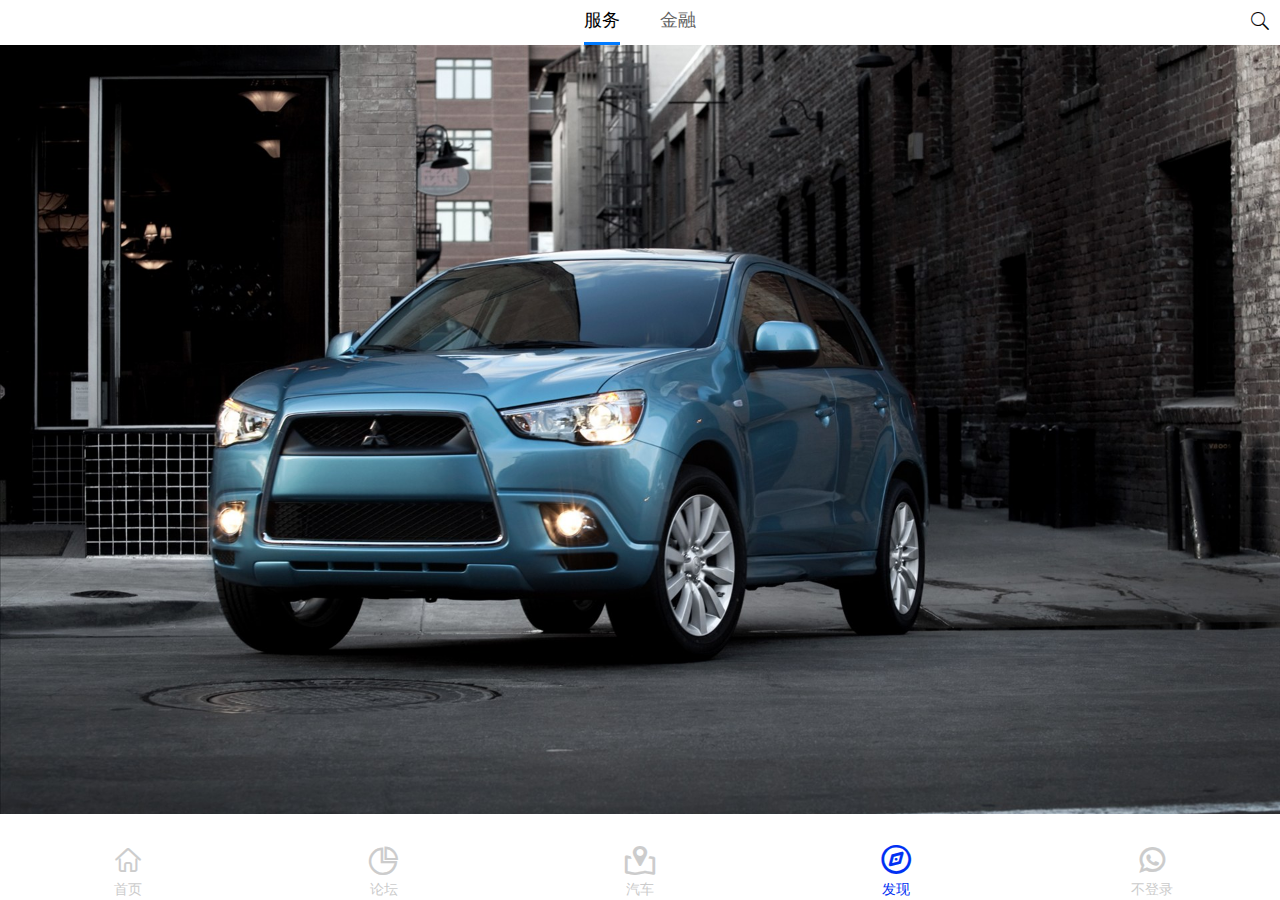
<file: index.html>
<!doctype html>
<html lang="en">
<head>
    <meta charset="UTF-8">
    <title>Document</title>
    <meta name="viewport" content="width=device-width, initial-scale=1.0, maximum-scale=1.0, user-scalable=0">
    <meta http-equiv="X-UA-Compatible" content="IE=edge,chrome=1">
    <meta name="format-detection" content="telephone=no,email=no,adress=no">
    <link rel="stylesheet" type="text/css" href="Content/css/reset.css">
    <link rel="stylesheet" type="text/css" href="Content/css/style.css">
    <link rel="stylesheet" type="text/css" href="Content/fonts/iconfont.css">
    <link rel="stylesheet" type="text/css" href="Content/css/swiper-3.3.1.min.css">
</head>
<body ng-app="myApp">
<div class="wrap">
    <header>
        <a ng-href="#/tab" class="borbom">服务</a>
        <a ng-href="#/tab1">金融</a>
        <i class="icon iconfont icon-fangdajing"></i>
    </header>
    <section>
        <div class="swiper-container slide">
            <ul class="swiper-wrapper slide-ul">
                <li class="swiper-slide"><img src="Content/img/img-02.jpg"></li>
                <li class="swiper-slide"><img src="Content/img/img-01.jpg"></li>
                <li class="swiper-slide"><img src="Content/img/img-03.jpg"></li>
                <li class="swiper-slide"><img src="Content/img/img-04.jpg"></li>
            </ul>
            <ol class="swiper-pagination slide-page"></ol>
        </div>
        <ul class="list">
            <li>
                <i class="icon iconfont icon-tian" style="background:#FF6565;"></i>
                <p>车商城</p>
            </li>
            <li>
                <i class="icon iconfont icon-xiayiqu1" style="background:#FF9D3D;"></i>
                <p>分期购物</p>
            </li>
            <li>
                <i class="icon iconfont icon-05" style="background:#FF6565;"></i>
                <p>团购活动</p>
            </li>
            <li>
                <i class="icon iconfont icon-07" style="background:#4183FF;"></i>
                <p>找二手车</p>
            </li>
        </ul>
        <div class="pic">
            <img src="Content/img/img-05.gif">
        </div>
        <div class="main-one">
            <h1>车主服务</h1>
            <ul class="main-list">
                <li>
                    <i class="icon iconfont icon-zixun" style="color:#F75757;"></i>
                    <p>油卡充值</p>
                </li>
                <li>
                    <i class="icon iconfont icon-10" style="color:#0AA570;"></i>
                    <p>低价保险</p>
                </li>
                <li>
                    <i class="icon iconfont icon-051" style="color:#7760EF;"></i>
                    <p>4s店保养</p>
                </li>
                <li>
                    <i class="icon iconfont icon-next" style="color:#42B991;"></i>
                    <p>品质轮胎</p>
                </li>
            </ul>
            <ul class="main-list">
                <li>
                    <i class="icon iconfont icon-26" style="color:#FF4E00;"></i>
                    <p>车品商城</p>
                </li>
                <li>
                    <i class="icon iconfont icon-tianmao2" style="color:#0AA570"></i>
                    <p>洗车</p>
                </li>
                <li>
                    <i class="icon iconfont icon-05" style="color:#FF7B41;"></i>
                    <p>违章代缴</p>
                </li>
                <li>
                    <i class="icon iconfont icon-24" style="color:#E64040;"></i>
                    <p>免费测评</p>
                </li>
            </ul>
            <ul class="main-list">
                <li>
                    <i class="icon iconfont icon-zhihu" style="color:#F75757;"></i>
                    <p>查周边</p>
                </li>
                <li>
                    <i class="icon iconfont icon-youxiang" style="color:#4183FF;"></i>
                    <p>车主卡</p>
                </li>
                <li>
                    <i class="icon iconfont icon-renren" style="color:#7760EF;"></i>
                    <p>领券保养</p>
                </li>
                <li>
                    <i class="icon iconfont icon-gongzuo" style="color:#5F5F5F;"></i>
                    <p>全部</p>
                </li>
            </ul>
        </div>
        <div class="line"></div>
        <div class="main-two">
            <div class="top">
                <h1>限时抢购</h1>
                <div class="time">
                    <span>13</span>:<span>13</span>:<span>13</span>
                </div>
            </div>
            <div class="dls swiper-container">
                <div class="swiper-wrapper">
                    <dl class="swiper-slide dls-dl">
                        <dt><img src="Content/img/img-06.gif"></dt>
                        <dd>
                            <p>补胎工具简易套装</p>
                            <span>￥9.9元</span>
                            <b>28元</b>
                        </dd>
                    </dl>
                    <dl class="swiper-slide dls-dl">
                        <dt><img src="Content/img/img-07.gif"></dt>
                        <dd>
                            <p>补胎工具简易套装</p>
                            <span>￥9.9元</span>
                            <b>28元</b>
                        </dd>
                    </dl>
                    <dl class="swiper-slide dls-dl">
                        <dt><img src="Content/img/img-06.gif"></dt>
                        <dd>
                            <p>补胎工具简易套装</p>
                            <span>￥9.9元</span>
                            <b>28元</b>
                        </dd>
                    </dl>
                    <dl class="swiper-slide dls-dl">
                        <dt><img src="Content/img/img-07.gif"></dt>
                        <dd>
                            <p>补胎工具简易套装</p>
                            <span>￥9.9元</span>
                            <b>28元</b>
                        </dd>
                    </dl>
                </div>
            </div>
        </div>
        <div class="line"></div>
        <div class="main-three">
            <div class="one">
                <h1>活动专区</h1>
                <span>更多活动<i class="icon iconfont icon-angle-right"></i></span>
            </div>
            <div class="active">
                <dl>
                    <dd>
                        <p>测身价炫富</p>
                        <span>身价打PK</span>
                    </dd>
                    <dt>
                        <img src="Content/img/img-08.gif">
                    </dt>
                </dl>
                <dl>
                    <dd>
                        <p>全场0利率</p>
                        <span>购车无压力</span>
                    </dd>
                    <dt>
                        <img src="Content/img/img-09.gif">
                    </dt>
                </dl>
                <dl>
                    <dd>
                        <p>好车分期</p>
                        <span>定制专属方案</span>
                    </dd>
                    <dt>
                        <img src="Content/img/img-10.gif">
                    </dt>
                </dl>
            </div>
        </div>
        <div class="line"></div>
        <ui-view></ui-view>
        <button id="btn">点击加载</button>
    </section>
    <footer>
        <ul>
            <li>
                <i class="icon iconfont icon-shouye"></i>
                <p>首页</p>
            </li>
            <li>
                <i class="icon iconfont icon-tongjitu111"></i>
                <p>论坛</p>
            </li>
            <li>
                <i class="icon iconfont icon-address"></i>
                <p>汽车</p>
            </li>
            <li>
                <i class="icon iconfont icon-faxiandingdan"></i>
                <p>发现</p>
            </li>
            <li>
                <i class="icon iconfont icon-whatsapp"></i>
                <p>不登录</p>
            </li>
        </ul>
    </footer>
</div>
    <script type="text/javascript" src="Scripts/swiper/swiper-3.3.1.min.js"></script>
    <script type="text/javascript" src="Scripts/angular/angular.min.js"></script>
    <script type="text/javascript" src="Scripts/jquery/jquery-3.2.1.min.js"></script>
    <script type="text/javascript" src="Scripts/angular-ui/angular-ui-router.js"></script>
    <script type="text/javascript" src="App/app.js"></script>
    <script type="text/javascript" src="App/service/basServer.js"></script>
    <script type="text/javascript" src="App/service/dataShow.js"></script>
    <script type="text/javascript" src="App/controller/controller.js"></script>
    <script type="text/javascript" src="App/directive/directive.js"></script>
    <script type="text/javascript" src="Content/js/script.js"></script>
</body>
</html>
</file>
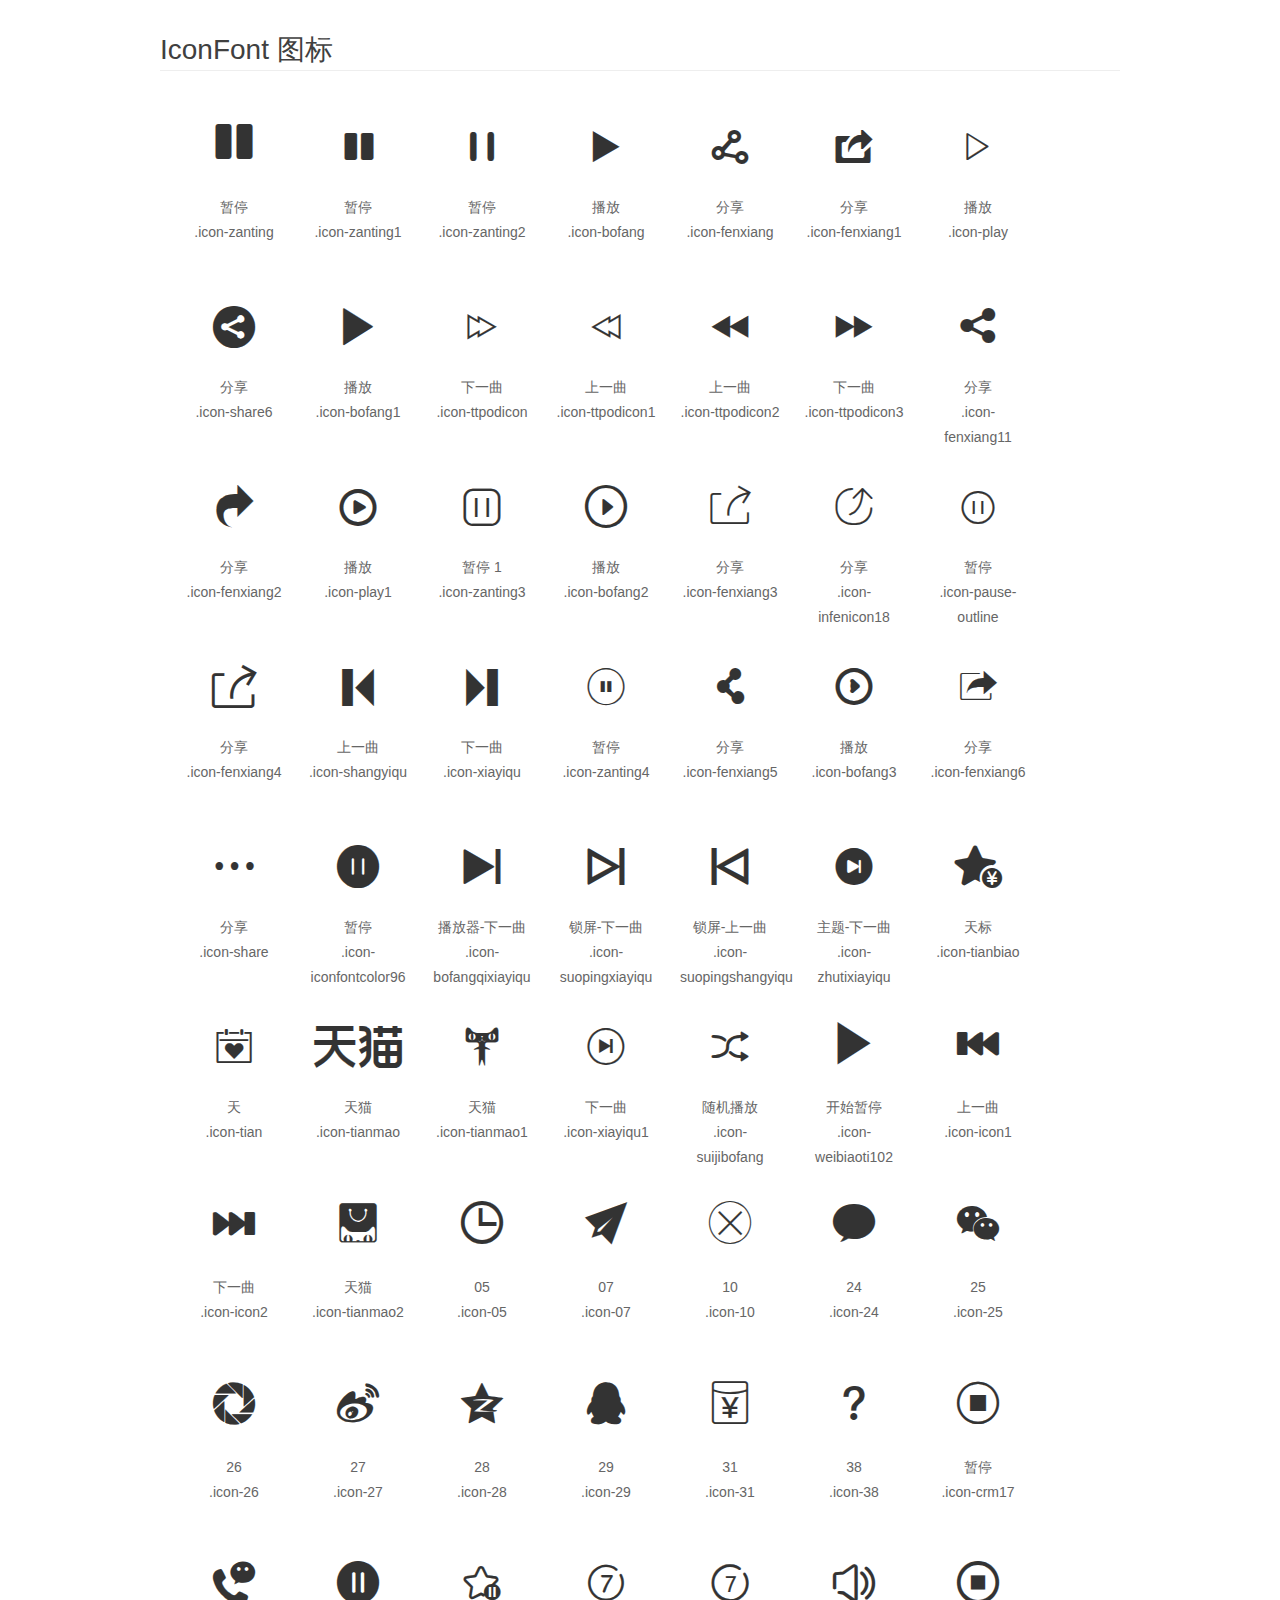
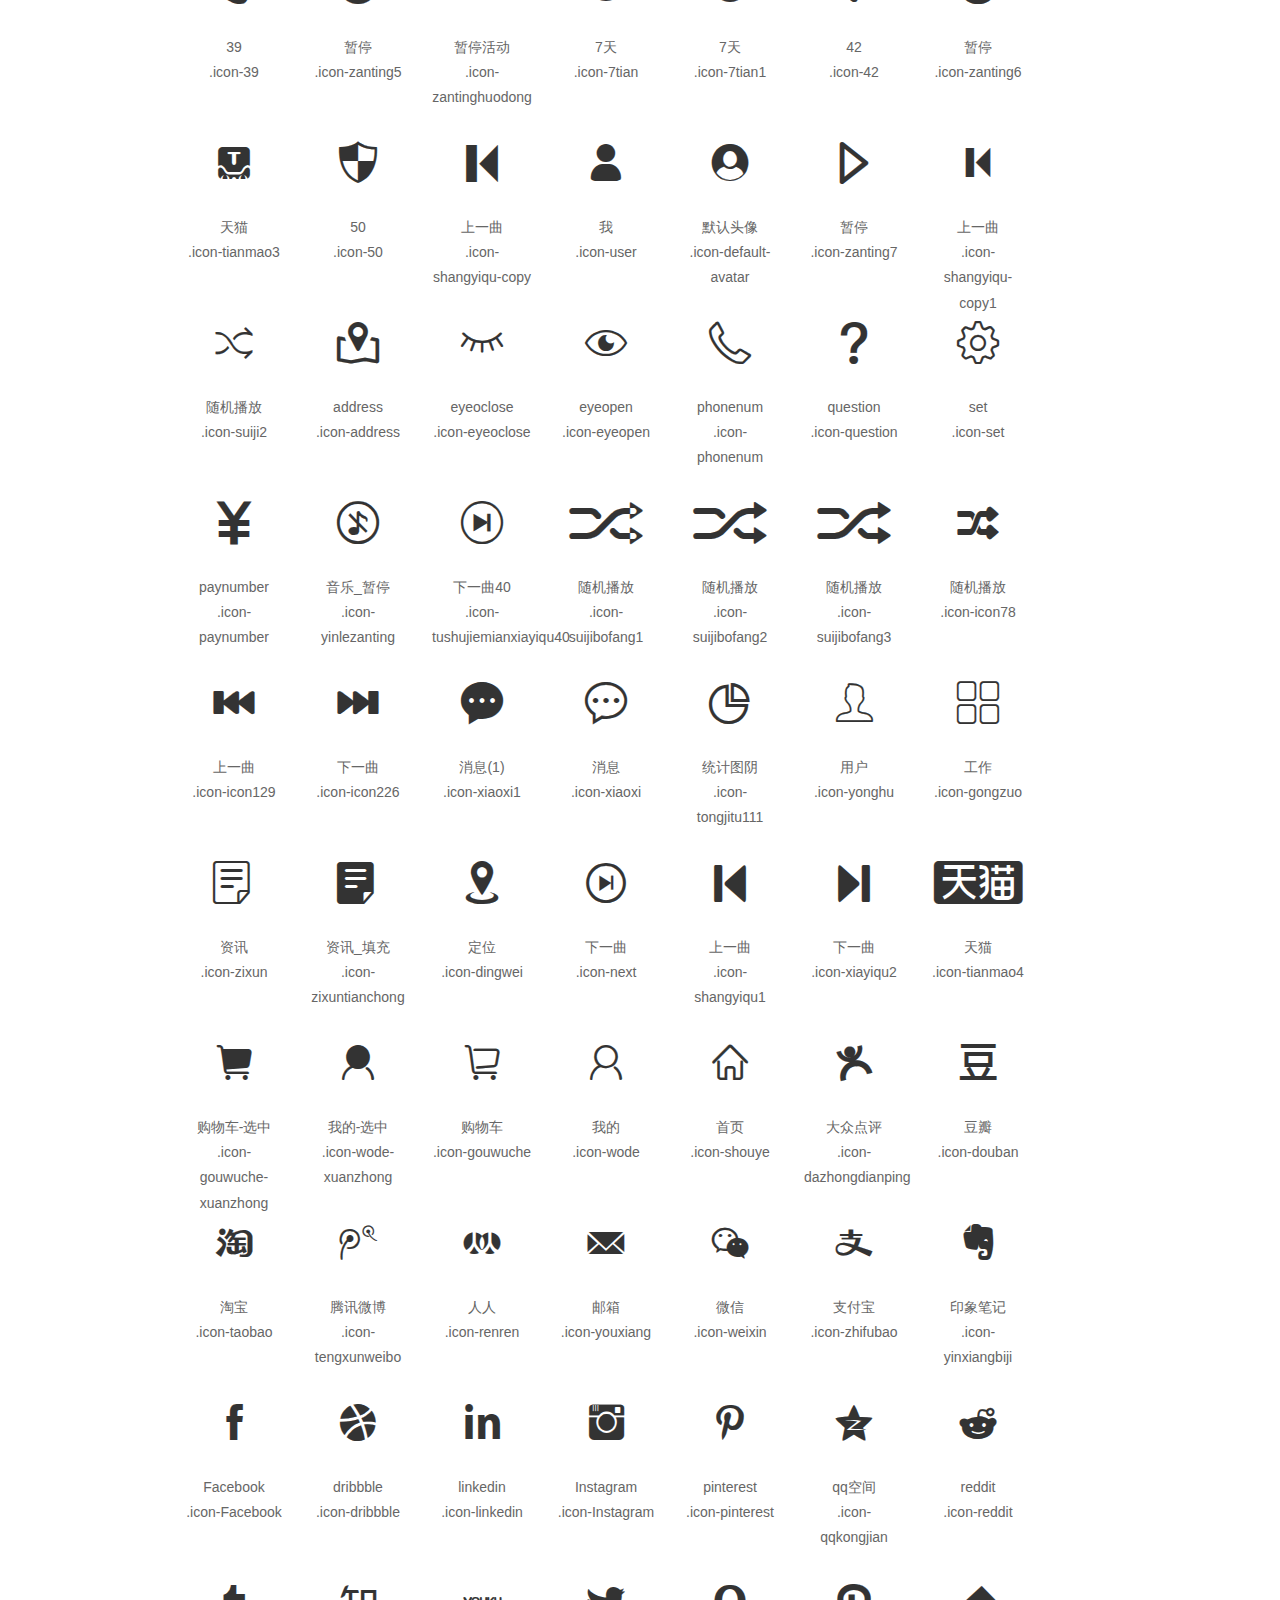
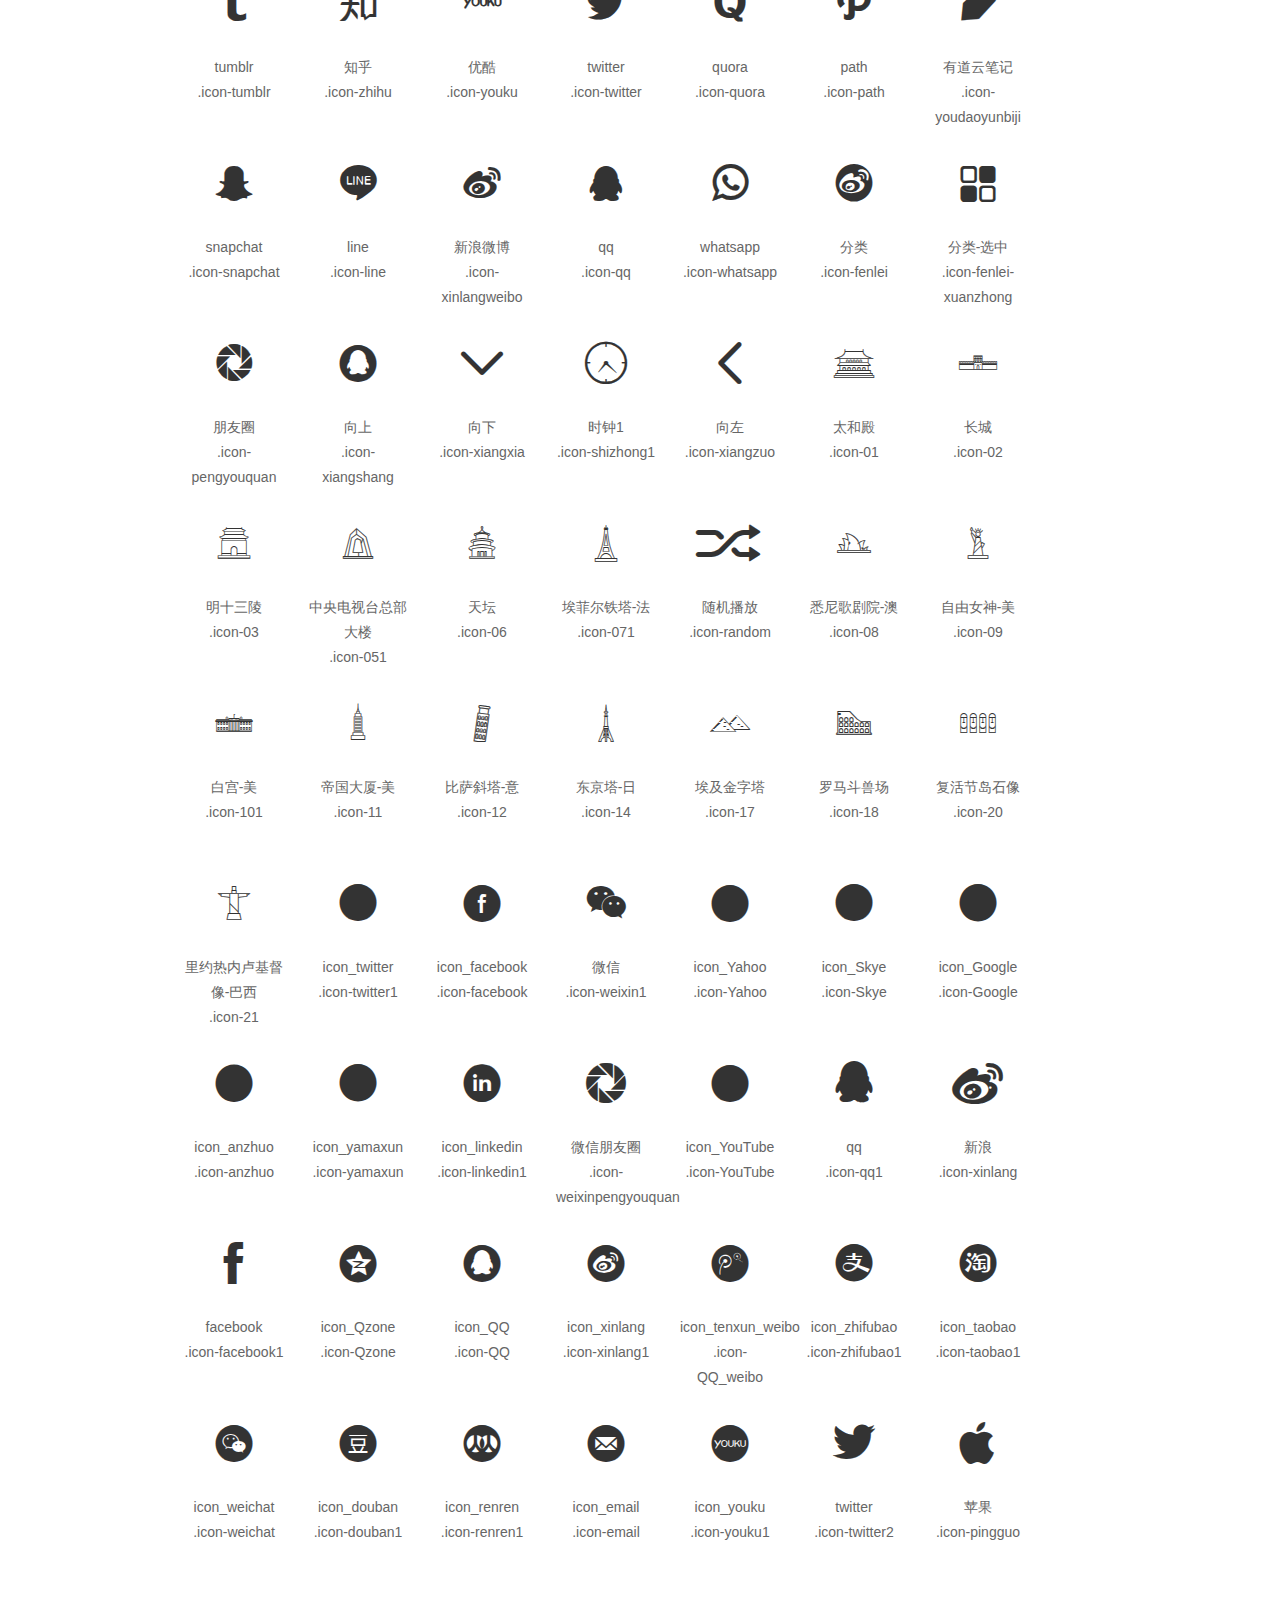
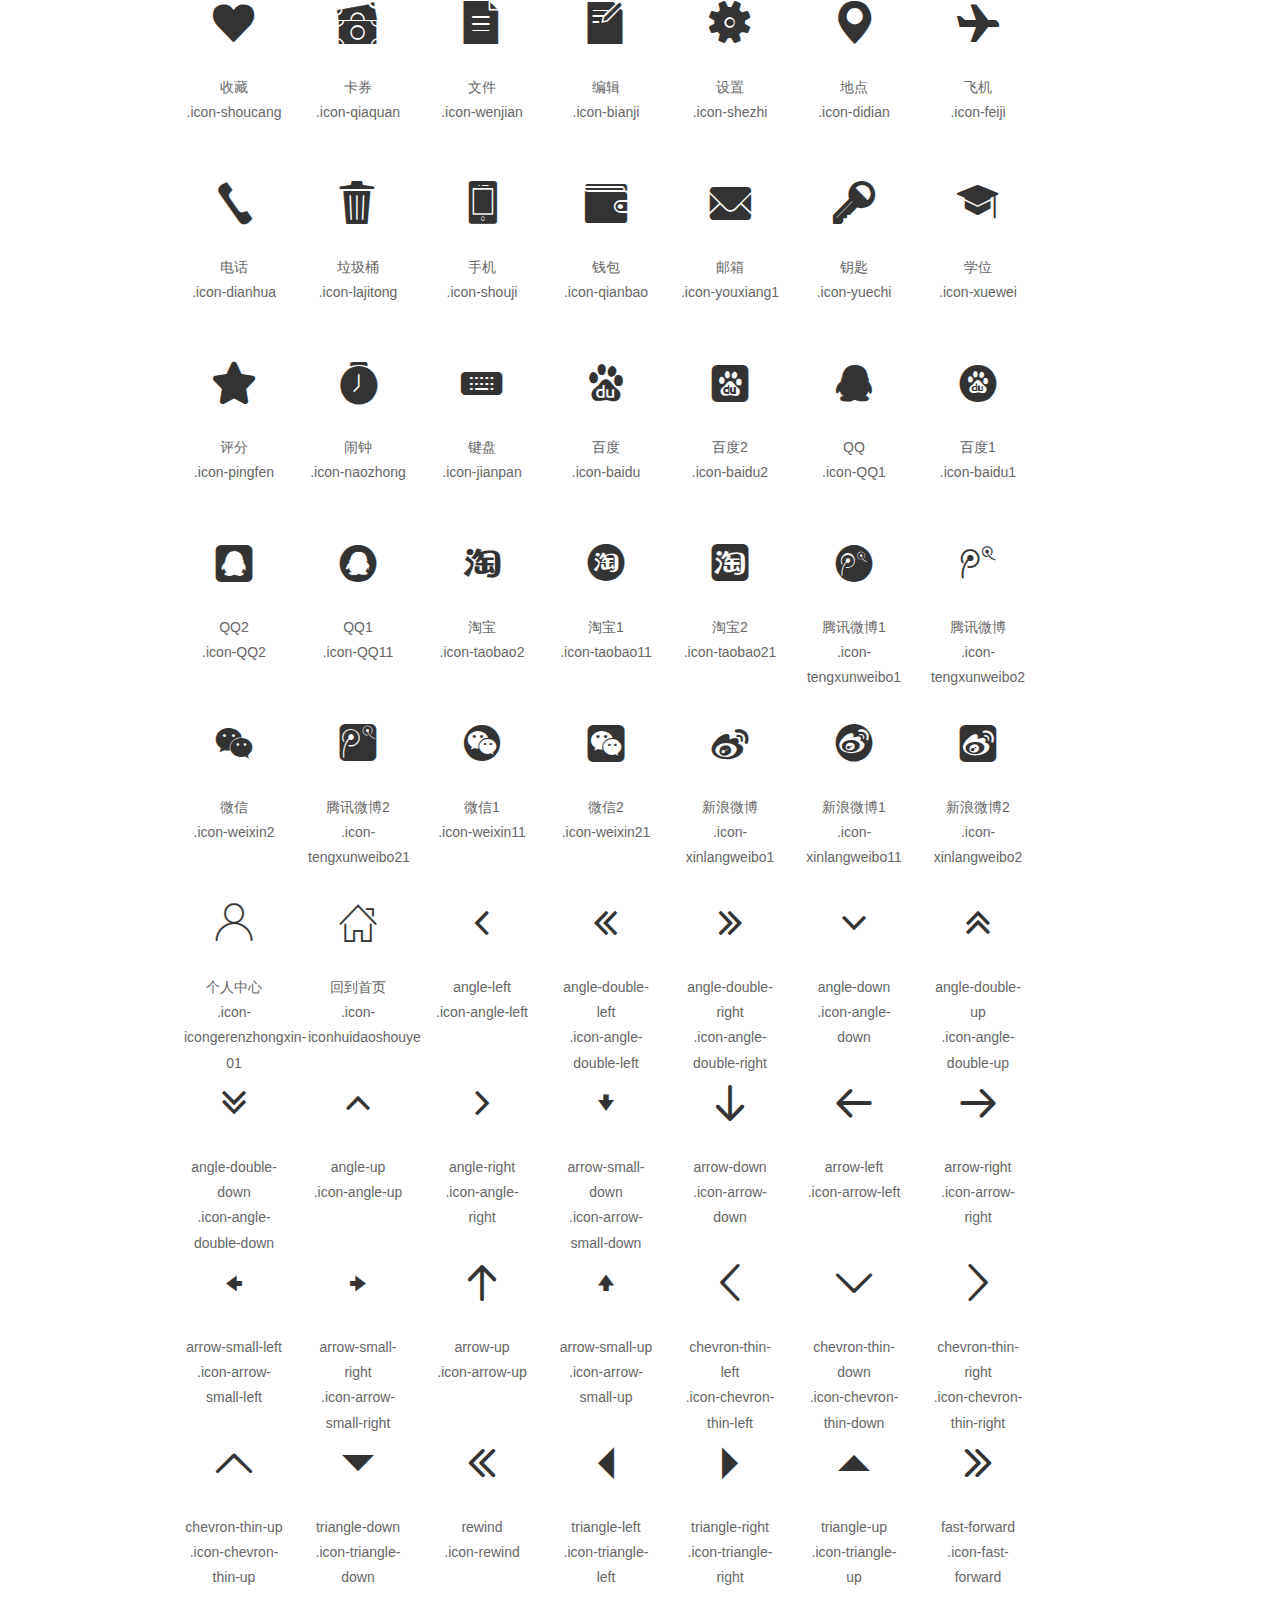
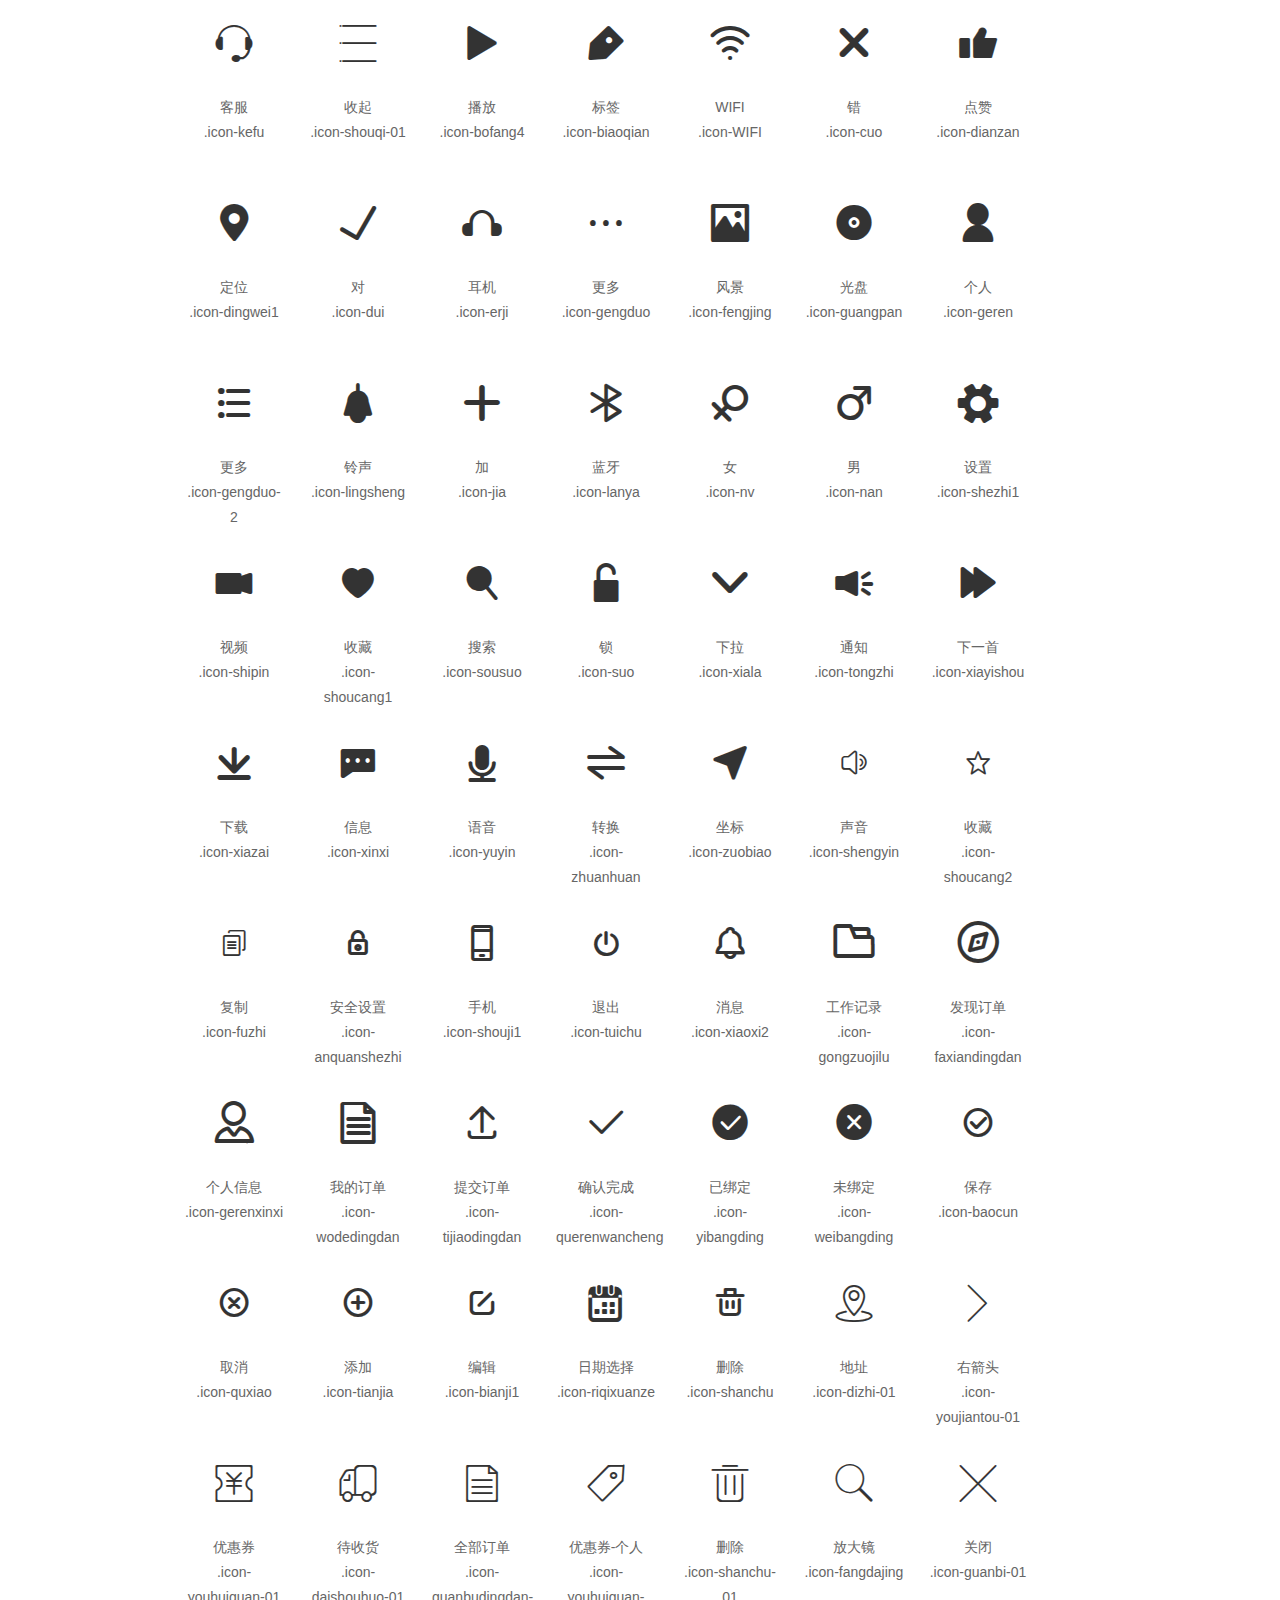
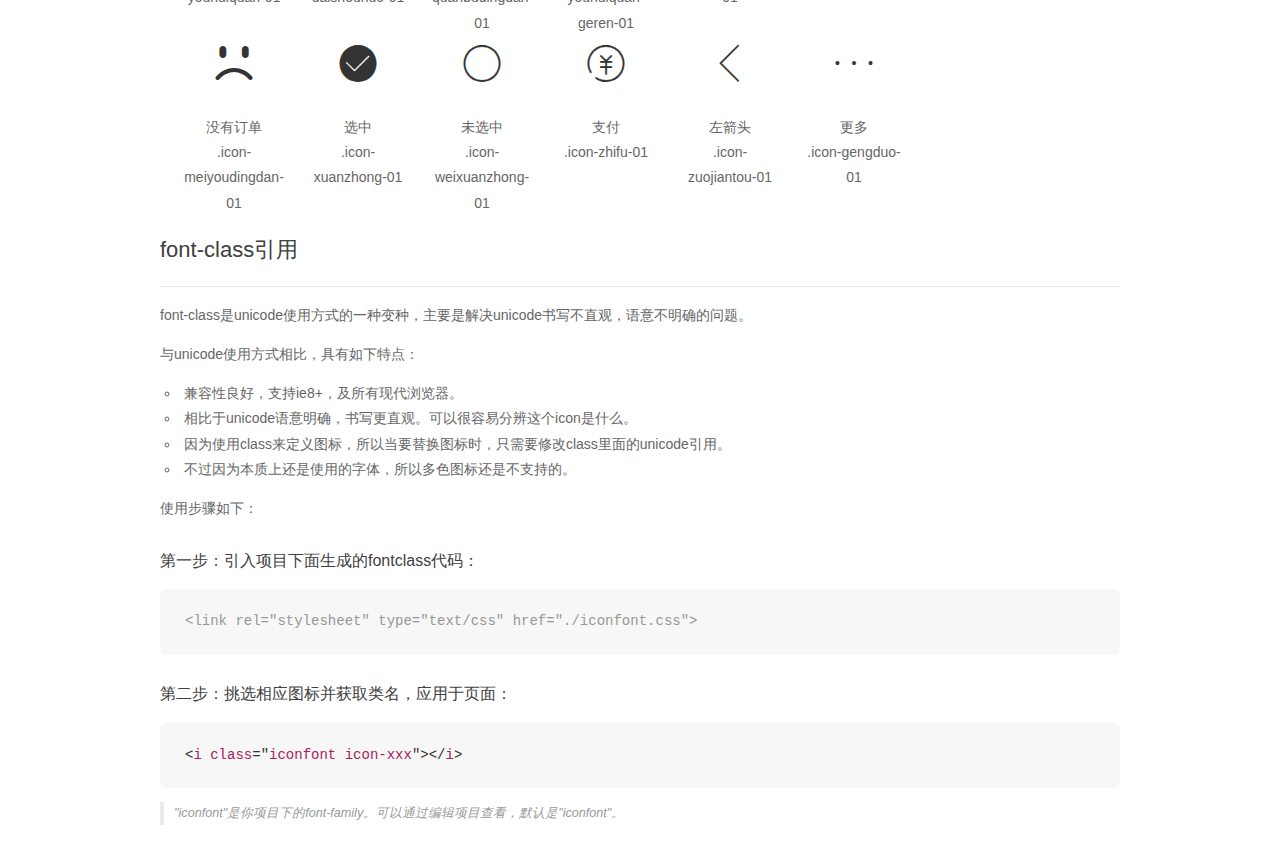
<file: Content/fonts/demo_fontclass.html>
<!DOCTYPE html>
<html>
<head>
    <meta charset="utf-8"/>
    <title>IconFont</title>
    <link rel="stylesheet" href="demo.css">
    <link rel="stylesheet" href="iconfont.css">
</head>
<body>
    <div class="main markdown">
        <h1>IconFont 图标</h1>
        <ul class="icon_lists clear">
            
                <li>
                <i class="icon iconfont icon-zanting"></i>
                    <div class="name">暂停</div>
                    <div class="fontclass">.icon-zanting</div>
                </li>
            
                <li>
                <i class="icon iconfont icon-zanting1"></i>
                    <div class="name">暂停</div>
                    <div class="fontclass">.icon-zanting1</div>
                </li>
            
                <li>
                <i class="icon iconfont icon-zanting2"></i>
                    <div class="name">暂停</div>
                    <div class="fontclass">.icon-zanting2</div>
                </li>
            
                <li>
                <i class="icon iconfont icon-bofang"></i>
                    <div class="name">播放</div>
                    <div class="fontclass">.icon-bofang</div>
                </li>
            
                <li>
                <i class="icon iconfont icon-fenxiang"></i>
                    <div class="name">分享</div>
                    <div class="fontclass">.icon-fenxiang</div>
                </li>
            
                <li>
                <i class="icon iconfont icon-fenxiang1"></i>
                    <div class="name">分享</div>
                    <div class="fontclass">.icon-fenxiang1</div>
                </li>
            
                <li>
                <i class="icon iconfont icon-play"></i>
                    <div class="name">播放</div>
                    <div class="fontclass">.icon-play</div>
                </li>
            
                <li>
                <i class="icon iconfont icon-share6"></i>
                    <div class="name">分享</div>
                    <div class="fontclass">.icon-share6</div>
                </li>
            
                <li>
                <i class="icon iconfont icon-bofang1"></i>
                    <div class="name">播放</div>
                    <div class="fontclass">.icon-bofang1</div>
                </li>
            
                <li>
                <i class="icon iconfont icon-ttpodicon"></i>
                    <div class="name">下一曲</div>
                    <div class="fontclass">.icon-ttpodicon</div>
                </li>
            
                <li>
                <i class="icon iconfont icon-ttpodicon1"></i>
                    <div class="name">上一曲</div>
                    <div class="fontclass">.icon-ttpodicon1</div>
                </li>
            
                <li>
                <i class="icon iconfont icon-ttpodicon2"></i>
                    <div class="name">上一曲</div>
                    <div class="fontclass">.icon-ttpodicon2</div>
                </li>
            
                <li>
                <i class="icon iconfont icon-ttpodicon3"></i>
                    <div class="name">下一曲</div>
                    <div class="fontclass">.icon-ttpodicon3</div>
                </li>
            
                <li>
                <i class="icon iconfont icon-fenxiang11"></i>
                    <div class="name">分享</div>
                    <div class="fontclass">.icon-fenxiang11</div>
                </li>
            
                <li>
                <i class="icon iconfont icon-fenxiang2"></i>
                    <div class="name">分享</div>
                    <div class="fontclass">.icon-fenxiang2</div>
                </li>
            
                <li>
                <i class="icon iconfont icon-play1"></i>
                    <div class="name">播放</div>
                    <div class="fontclass">.icon-play1</div>
                </li>
            
                <li>
                <i class="icon iconfont icon-zanting3"></i>
                    <div class="name">暂停 1</div>
                    <div class="fontclass">.icon-zanting3</div>
                </li>
            
                <li>
                <i class="icon iconfont icon-bofang2"></i>
                    <div class="name">播放</div>
                    <div class="fontclass">.icon-bofang2</div>
                </li>
            
                <li>
                <i class="icon iconfont icon-fenxiang3"></i>
                    <div class="name">分享</div>
                    <div class="fontclass">.icon-fenxiang3</div>
                </li>
            
                <li>
                <i class="icon iconfont icon-infenicon18"></i>
                    <div class="name">分享</div>
                    <div class="fontclass">.icon-infenicon18</div>
                </li>
            
                <li>
                <i class="icon iconfont icon-pause-outline"></i>
                    <div class="name">暂停</div>
                    <div class="fontclass">.icon-pause-outline</div>
                </li>
            
                <li>
                <i class="icon iconfont icon-fenxiang4"></i>
                    <div class="name">分享</div>
                    <div class="fontclass">.icon-fenxiang4</div>
                </li>
            
                <li>
                <i class="icon iconfont icon-shangyiqu"></i>
                    <div class="name">上一曲</div>
                    <div class="fontclass">.icon-shangyiqu</div>
                </li>
            
                <li>
                <i class="icon iconfont icon-xiayiqu"></i>
                    <div class="name">下一曲</div>
                    <div class="fontclass">.icon-xiayiqu</div>
                </li>
            
                <li>
                <i class="icon iconfont icon-zanting4"></i>
                    <div class="name">暂停</div>
                    <div class="fontclass">.icon-zanting4</div>
                </li>
            
                <li>
                <i class="icon iconfont icon-fenxiang5"></i>
                    <div class="name">分享</div>
                    <div class="fontclass">.icon-fenxiang5</div>
                </li>
            
                <li>
                <i class="icon iconfont icon-bofang3"></i>
                    <div class="name">播放</div>
                    <div class="fontclass">.icon-bofang3</div>
                </li>
            
                <li>
                <i class="icon iconfont icon-fenxiang6"></i>
                    <div class="name">分享</div>
                    <div class="fontclass">.icon-fenxiang6</div>
                </li>
            
                <li>
                <i class="icon iconfont icon-share"></i>
                    <div class="name">分享</div>
                    <div class="fontclass">.icon-share</div>
                </li>
            
                <li>
                <i class="icon iconfont icon-iconfontcolor96"></i>
                    <div class="name">暂停</div>
                    <div class="fontclass">.icon-iconfontcolor96</div>
                </li>
            
                <li>
                <i class="icon iconfont icon-bofangqixiayiqu"></i>
                    <div class="name">播放器-下一曲</div>
                    <div class="fontclass">.icon-bofangqixiayiqu</div>
                </li>
            
                <li>
                <i class="icon iconfont icon-suopingxiayiqu"></i>
                    <div class="name">锁屏-下一曲</div>
                    <div class="fontclass">.icon-suopingxiayiqu</div>
                </li>
            
                <li>
                <i class="icon iconfont icon-suopingshangyiqu"></i>
                    <div class="name">锁屏-上一曲</div>
                    <div class="fontclass">.icon-suopingshangyiqu</div>
                </li>
            
                <li>
                <i class="icon iconfont icon-zhutixiayiqu"></i>
                    <div class="name">主题-下一曲</div>
                    <div class="fontclass">.icon-zhutixiayiqu</div>
                </li>
            
                <li>
                <i class="icon iconfont icon-tianbiao"></i>
                    <div class="name">天标</div>
                    <div class="fontclass">.icon-tianbiao</div>
                </li>
            
                <li>
                <i class="icon iconfont icon-tian"></i>
                    <div class="name">天</div>
                    <div class="fontclass">.icon-tian</div>
                </li>
            
                <li>
                <i class="icon iconfont icon-tianmao"></i>
                    <div class="name">天猫</div>
                    <div class="fontclass">.icon-tianmao</div>
                </li>
            
                <li>
                <i class="icon iconfont icon-tianmao1"></i>
                    <div class="name">天猫</div>
                    <div class="fontclass">.icon-tianmao1</div>
                </li>
            
                <li>
                <i class="icon iconfont icon-xiayiqu1"></i>
                    <div class="name">下一曲</div>
                    <div class="fontclass">.icon-xiayiqu1</div>
                </li>
            
                <li>
                <i class="icon iconfont icon-suijibofang"></i>
                    <div class="name">随机播放</div>
                    <div class="fontclass">.icon-suijibofang</div>
                </li>
            
                <li>
                <i class="icon iconfont icon-weibiaoti102"></i>
                    <div class="name">开始暂停</div>
                    <div class="fontclass">.icon-weibiaoti102</div>
                </li>
            
                <li>
                <i class="icon iconfont icon-icon1"></i>
                    <div class="name">上一曲</div>
                    <div class="fontclass">.icon-icon1</div>
                </li>
            
                <li>
                <i class="icon iconfont icon-icon2"></i>
                    <div class="name">下一曲</div>
                    <div class="fontclass">.icon-icon2</div>
                </li>
            
                <li>
                <i class="icon iconfont icon-tianmao2"></i>
                    <div class="name">天猫</div>
                    <div class="fontclass">.icon-tianmao2</div>
                </li>
            
                <li>
                <i class="icon iconfont icon-05"></i>
                    <div class="name">05</div>
                    <div class="fontclass">.icon-05</div>
                </li>
            
                <li>
                <i class="icon iconfont icon-07"></i>
                    <div class="name">07</div>
                    <div class="fontclass">.icon-07</div>
                </li>
            
                <li>
                <i class="icon iconfont icon-10"></i>
                    <div class="name">10</div>
                    <div class="fontclass">.icon-10</div>
                </li>
            
                <li>
                <i class="icon iconfont icon-24"></i>
                    <div class="name">24</div>
                    <div class="fontclass">.icon-24</div>
                </li>
            
                <li>
                <i class="icon iconfont icon-25"></i>
                    <div class="name">25</div>
                    <div class="fontclass">.icon-25</div>
                </li>
            
                <li>
                <i class="icon iconfont icon-26"></i>
                    <div class="name">26</div>
                    <div class="fontclass">.icon-26</div>
                </li>
            
                <li>
                <i class="icon iconfont icon-27"></i>
                    <div class="name">27</div>
                    <div class="fontclass">.icon-27</div>
                </li>
            
                <li>
                <i class="icon iconfont icon-28"></i>
                    <div class="name">28</div>
                    <div class="fontclass">.icon-28</div>
                </li>
            
                <li>
                <i class="icon iconfont icon-29"></i>
                    <div class="name">29</div>
                    <div class="fontclass">.icon-29</div>
                </li>
            
                <li>
                <i class="icon iconfont icon-31"></i>
                    <div class="name">31</div>
                    <div class="fontclass">.icon-31</div>
                </li>
            
                <li>
                <i class="icon iconfont icon-38"></i>
                    <div class="name">38</div>
                    <div class="fontclass">.icon-38</div>
                </li>
            
                <li>
                <i class="icon iconfont icon-crm17"></i>
                    <div class="name">暂停</div>
                    <div class="fontclass">.icon-crm17</div>
                </li>
            
                <li>
                <i class="icon iconfont icon-39"></i>
                    <div class="name">39</div>
                    <div class="fontclass">.icon-39</div>
                </li>
            
                <li>
                <i class="icon iconfont icon-zanting5"></i>
                    <div class="name">暂停</div>
                    <div class="fontclass">.icon-zanting5</div>
                </li>
            
                <li>
                <i class="icon iconfont icon-zantinghuodong"></i>
                    <div class="name">暂停活动</div>
                    <div class="fontclass">.icon-zantinghuodong</div>
                </li>
            
                <li>
                <i class="icon iconfont icon-7tian"></i>
                    <div class="name">7天</div>
                    <div class="fontclass">.icon-7tian</div>
                </li>
            
                <li>
                <i class="icon iconfont icon-7tian1"></i>
                    <div class="name">7天</div>
                    <div class="fontclass">.icon-7tian1</div>
                </li>
            
                <li>
                <i class="icon iconfont icon-42"></i>
                    <div class="name">42</div>
                    <div class="fontclass">.icon-42</div>
                </li>
            
                <li>
                <i class="icon iconfont icon-zanting6"></i>
                    <div class="name">暂停</div>
                    <div class="fontclass">.icon-zanting6</div>
                </li>
            
                <li>
                <i class="icon iconfont icon-tianmao3"></i>
                    <div class="name">天猫</div>
                    <div class="fontclass">.icon-tianmao3</div>
                </li>
            
                <li>
                <i class="icon iconfont icon-50"></i>
                    <div class="name">50</div>
                    <div class="fontclass">.icon-50</div>
                </li>
            
                <li>
                <i class="icon iconfont icon-shangyiqu-copy"></i>
                    <div class="name">上一曲</div>
                    <div class="fontclass">.icon-shangyiqu-copy</div>
                </li>
            
                <li>
                <i class="icon iconfont icon-user"></i>
                    <div class="name">我</div>
                    <div class="fontclass">.icon-user</div>
                </li>
            
                <li>
                <i class="icon iconfont icon-default-avatar"></i>
                    <div class="name">默认头像</div>
                    <div class="fontclass">.icon-default-avatar</div>
                </li>
            
                <li>
                <i class="icon iconfont icon-zanting7"></i>
                    <div class="name">暂停</div>
                    <div class="fontclass">.icon-zanting7</div>
                </li>
            
                <li>
                <i class="icon iconfont icon-shangyiqu-copy1"></i>
                    <div class="name">上一曲</div>
                    <div class="fontclass">.icon-shangyiqu-copy1</div>
                </li>
            
                <li>
                <i class="icon iconfont icon-suiji2"></i>
                    <div class="name">随机播放</div>
                    <div class="fontclass">.icon-suiji2</div>
                </li>
            
                <li>
                <i class="icon iconfont icon-address"></i>
                    <div class="name">address</div>
                    <div class="fontclass">.icon-address</div>
                </li>
            
                <li>
                <i class="icon iconfont icon-eyeoclose"></i>
                    <div class="name">eyeoclose</div>
                    <div class="fontclass">.icon-eyeoclose</div>
                </li>
            
                <li>
                <i class="icon iconfont icon-eyeopen"></i>
                    <div class="name">eyeopen</div>
                    <div class="fontclass">.icon-eyeopen</div>
                </li>
            
                <li>
                <i class="icon iconfont icon-phonenum"></i>
                    <div class="name">phonenum</div>
                    <div class="fontclass">.icon-phonenum</div>
                </li>
            
                <li>
                <i class="icon iconfont icon-question"></i>
                    <div class="name">question</div>
                    <div class="fontclass">.icon-question</div>
                </li>
            
                <li>
                <i class="icon iconfont icon-set"></i>
                    <div class="name">set</div>
                    <div class="fontclass">.icon-set</div>
                </li>
            
                <li>
                <i class="icon iconfont icon-paynumber"></i>
                    <div class="name">paynumber</div>
                    <div class="fontclass">.icon-paynumber</div>
                </li>
            
                <li>
                <i class="icon iconfont icon-yinlezanting"></i>
                    <div class="name">音乐_暂停</div>
                    <div class="fontclass">.icon-yinlezanting</div>
                </li>
            
                <li>
                <i class="icon iconfont icon-tushujiemianxiayiqu40"></i>
                    <div class="name">下一曲40</div>
                    <div class="fontclass">.icon-tushujiemianxiayiqu40</div>
                </li>
            
                <li>
                <i class="icon iconfont icon-suijibofang1"></i>
                    <div class="name">随机播放</div>
                    <div class="fontclass">.icon-suijibofang1</div>
                </li>
            
                <li>
                <i class="icon iconfont icon-suijibofang2"></i>
                    <div class="name">随机播放</div>
                    <div class="fontclass">.icon-suijibofang2</div>
                </li>
            
                <li>
                <i class="icon iconfont icon-suijibofang3"></i>
                    <div class="name">随机播放</div>
                    <div class="fontclass">.icon-suijibofang3</div>
                </li>
            
                <li>
                <i class="icon iconfont icon-icon78"></i>
                    <div class="name">随机播放</div>
                    <div class="fontclass">.icon-icon78</div>
                </li>
            
                <li>
                <i class="icon iconfont icon-icon129"></i>
                    <div class="name">上一曲</div>
                    <div class="fontclass">.icon-icon129</div>
                </li>
            
                <li>
                <i class="icon iconfont icon-icon226"></i>
                    <div class="name">下一曲</div>
                    <div class="fontclass">.icon-icon226</div>
                </li>
            
                <li>
                <i class="icon iconfont icon-xiaoxi1"></i>
                    <div class="name">消息(1)</div>
                    <div class="fontclass">.icon-xiaoxi1</div>
                </li>
            
                <li>
                <i class="icon iconfont icon-xiaoxi"></i>
                    <div class="name">消息</div>
                    <div class="fontclass">.icon-xiaoxi</div>
                </li>
            
                <li>
                <i class="icon iconfont icon-tongjitu111"></i>
                    <div class="name">统计图阴</div>
                    <div class="fontclass">.icon-tongjitu111</div>
                </li>
            
                <li>
                <i class="icon iconfont icon-yonghu"></i>
                    <div class="name">用户</div>
                    <div class="fontclass">.icon-yonghu</div>
                </li>
            
                <li>
                <i class="icon iconfont icon-gongzuo"></i>
                    <div class="name">工作</div>
                    <div class="fontclass">.icon-gongzuo</div>
                </li>
            
                <li>
                <i class="icon iconfont icon-zixun"></i>
                    <div class="name">资讯</div>
                    <div class="fontclass">.icon-zixun</div>
                </li>
            
                <li>
                <i class="icon iconfont icon-zixuntianchong"></i>
                    <div class="name">资讯_填充</div>
                    <div class="fontclass">.icon-zixuntianchong</div>
                </li>
            
                <li>
                <i class="icon iconfont icon-dingwei"></i>
                    <div class="name">定位</div>
                    <div class="fontclass">.icon-dingwei</div>
                </li>
            
                <li>
                <i class="icon iconfont icon-next"></i>
                    <div class="name">下一曲</div>
                    <div class="fontclass">.icon-next</div>
                </li>
            
                <li>
                <i class="icon iconfont icon-shangyiqu1"></i>
                    <div class="name">上一曲</div>
                    <div class="fontclass">.icon-shangyiqu1</div>
                </li>
            
                <li>
                <i class="icon iconfont icon-xiayiqu2"></i>
                    <div class="name">下一曲</div>
                    <div class="fontclass">.icon-xiayiqu2</div>
                </li>
            
                <li>
                <i class="icon iconfont icon-tianmao4"></i>
                    <div class="name">天猫</div>
                    <div class="fontclass">.icon-tianmao4</div>
                </li>
            
                <li>
                <i class="icon iconfont icon-gouwuche-xuanzhong"></i>
                    <div class="name">购物车-选中</div>
                    <div class="fontclass">.icon-gouwuche-xuanzhong</div>
                </li>
            
                <li>
                <i class="icon iconfont icon-wode-xuanzhong"></i>
                    <div class="name">我的-选中</div>
                    <div class="fontclass">.icon-wode-xuanzhong</div>
                </li>
            
                <li>
                <i class="icon iconfont icon-gouwuche"></i>
                    <div class="name">购物车</div>
                    <div class="fontclass">.icon-gouwuche</div>
                </li>
            
                <li>
                <i class="icon iconfont icon-wode"></i>
                    <div class="name">我的</div>
                    <div class="fontclass">.icon-wode</div>
                </li>
            
                <li>
                <i class="icon iconfont icon-shouye"></i>
                    <div class="name">首页</div>
                    <div class="fontclass">.icon-shouye</div>
                </li>
            
                <li>
                <i class="icon iconfont icon-dazhongdianping"></i>
                    <div class="name">大众点评</div>
                    <div class="fontclass">.icon-dazhongdianping</div>
                </li>
            
                <li>
                <i class="icon iconfont icon-douban"></i>
                    <div class="name">豆瓣</div>
                    <div class="fontclass">.icon-douban</div>
                </li>
            
                <li>
                <i class="icon iconfont icon-taobao"></i>
                    <div class="name">淘宝</div>
                    <div class="fontclass">.icon-taobao</div>
                </li>
            
                <li>
                <i class="icon iconfont icon-tengxunweibo"></i>
                    <div class="name">腾讯微博</div>
                    <div class="fontclass">.icon-tengxunweibo</div>
                </li>
            
                <li>
                <i class="icon iconfont icon-renren"></i>
                    <div class="name">人人</div>
                    <div class="fontclass">.icon-renren</div>
                </li>
            
                <li>
                <i class="icon iconfont icon-youxiang"></i>
                    <div class="name">邮箱</div>
                    <div class="fontclass">.icon-youxiang</div>
                </li>
            
                <li>
                <i class="icon iconfont icon-weixin"></i>
                    <div class="name">微信</div>
                    <div class="fontclass">.icon-weixin</div>
                </li>
            
                <li>
                <i class="icon iconfont icon-zhifubao"></i>
                    <div class="name">支付宝</div>
                    <div class="fontclass">.icon-zhifubao</div>
                </li>
            
                <li>
                <i class="icon iconfont icon-yinxiangbiji"></i>
                    <div class="name">印象笔记</div>
                    <div class="fontclass">.icon-yinxiangbiji</div>
                </li>
            
                <li>
                <i class="icon iconfont icon-Facebook"></i>
                    <div class="name">Facebook</div>
                    <div class="fontclass">.icon-Facebook</div>
                </li>
            
                <li>
                <i class="icon iconfont icon-dribbble"></i>
                    <div class="name">dribbble</div>
                    <div class="fontclass">.icon-dribbble</div>
                </li>
            
                <li>
                <i class="icon iconfont icon-linkedin"></i>
                    <div class="name">linkedin</div>
                    <div class="fontclass">.icon-linkedin</div>
                </li>
            
                <li>
                <i class="icon iconfont icon-Instagram"></i>
                    <div class="name">Instagram</div>
                    <div class="fontclass">.icon-Instagram</div>
                </li>
            
                <li>
                <i class="icon iconfont icon-pinterest"></i>
                    <div class="name">pinterest</div>
                    <div class="fontclass">.icon-pinterest</div>
                </li>
            
                <li>
                <i class="icon iconfont icon-qqkongjian"></i>
                    <div class="name">qq空间</div>
                    <div class="fontclass">.icon-qqkongjian</div>
                </li>
            
                <li>
                <i class="icon iconfont icon-reddit"></i>
                    <div class="name">reddit</div>
                    <div class="fontclass">.icon-reddit</div>
                </li>
            
                <li>
                <i class="icon iconfont icon-tumblr"></i>
                    <div class="name">tumblr</div>
                    <div class="fontclass">.icon-tumblr</div>
                </li>
            
                <li>
                <i class="icon iconfont icon-zhihu"></i>
                    <div class="name">知乎</div>
                    <div class="fontclass">.icon-zhihu</div>
                </li>
            
                <li>
                <i class="icon iconfont icon-youku"></i>
                    <div class="name">优酷</div>
                    <div class="fontclass">.icon-youku</div>
                </li>
            
                <li>
                <i class="icon iconfont icon-twitter"></i>
                    <div class="name">twitter</div>
                    <div class="fontclass">.icon-twitter</div>
                </li>
            
                <li>
                <i class="icon iconfont icon-quora"></i>
                    <div class="name">quora</div>
                    <div class="fontclass">.icon-quora</div>
                </li>
            
                <li>
                <i class="icon iconfont icon-path"></i>
                    <div class="name">path</div>
                    <div class="fontclass">.icon-path</div>
                </li>
            
                <li>
                <i class="icon iconfont icon-youdaoyunbiji"></i>
                    <div class="name">有道云笔记</div>
                    <div class="fontclass">.icon-youdaoyunbiji</div>
                </li>
            
                <li>
                <i class="icon iconfont icon-snapchat"></i>
                    <div class="name">snapchat</div>
                    <div class="fontclass">.icon-snapchat</div>
                </li>
            
                <li>
                <i class="icon iconfont icon-line"></i>
                    <div class="name">line</div>
                    <div class="fontclass">.icon-line</div>
                </li>
            
                <li>
                <i class="icon iconfont icon-xinlangweibo"></i>
                    <div class="name">新浪微博</div>
                    <div class="fontclass">.icon-xinlangweibo</div>
                </li>
            
                <li>
                <i class="icon iconfont icon-qq"></i>
                    <div class="name">qq</div>
                    <div class="fontclass">.icon-qq</div>
                </li>
            
                <li>
                <i class="icon iconfont icon-whatsapp"></i>
                    <div class="name">whatsapp</div>
                    <div class="fontclass">.icon-whatsapp</div>
                </li>
            
                <li>
                <i class="icon iconfont icon-xinlangweibo11"></i>
                    <div class="name">分类</div>
                    <div class="fontclass">.icon-fenlei</div>
                </li>
            
                <li>
                <i class="icon iconfont icon-fenlei-xuanzhong"></i>
                    <div class="name">分类-选中</div>
                    <div class="fontclass">.icon-fenlei-xuanzhong</div>
                </li>
            
                <li>
                <i class="icon iconfont icon-pengyouquan"></i>
                    <div class="name">朋友圈</div>
                    <div class="fontclass">.icon-pengyouquan</div>
                </li>
            
                <li>
                <i class="icon iconfont icon-QQ"></i>
                    <div class="name">向上</div>
                    <div class="fontclass">.icon-xiangshang</div>
                </li>
            
                <li>
                <i class="icon iconfont icon-xiangxia"></i>
                    <div class="name">向下</div>
                    <div class="fontclass">.icon-xiangxia</div>
                </li>
            
                <li>
                <i class="icon iconfont icon-shizhong1"></i>
                    <div class="name">时钟1</div>
                    <div class="fontclass">.icon-shizhong1</div>
                </li>
            
                <li>
                <i class="icon iconfont icon-xiangzuo"></i>
                    <div class="name">向左</div>
                    <div class="fontclass">.icon-xiangzuo</div>
                </li>
            
                <li>
                <i class="icon iconfont icon-01"></i>
                    <div class="name">太和殿</div>
                    <div class="fontclass">.icon-01</div>
                </li>
            
                <li>
                <i class="icon iconfont icon-02"></i>
                    <div class="name">长城</div>
                    <div class="fontclass">.icon-02</div>
                </li>
            
                <li>
                <i class="icon iconfont icon-03"></i>
                    <div class="name">明十三陵</div>
                    <div class="fontclass">.icon-03</div>
                </li>
            
                <li>
                <i class="icon iconfont icon-051"></i>
                    <div class="name">中央电视台总部大楼</div>
                    <div class="fontclass">.icon-051</div>
                </li>
            
                <li>
                <i class="icon iconfont icon-06"></i>
                    <div class="name">天坛</div>
                    <div class="fontclass">.icon-06</div>
                </li>
            
                <li>
                <i class="icon iconfont icon-071"></i>
                    <div class="name">埃菲尔铁塔-法</div>
                    <div class="fontclass">.icon-071</div>
                </li>
            
                <li>
                <i class="icon iconfont icon-random"></i>
                    <div class="name">随机播放</div>
                    <div class="fontclass">.icon-random</div>
                </li>
            
                <li>
                <i class="icon iconfont icon-08"></i>
                    <div class="name">悉尼歌剧院-澳</div>
                    <div class="fontclass">.icon-08</div>
                </li>
            
                <li>
                <i class="icon iconfont icon-09"></i>
                    <div class="name">自由女神-美</div>
                    <div class="fontclass">.icon-09</div>
                </li>
            
                <li>
                <i class="icon iconfont icon-101"></i>
                    <div class="name">白宫-美</div>
                    <div class="fontclass">.icon-101</div>
                </li>
            
                <li>
                <i class="icon iconfont icon-11"></i>
                    <div class="name">帝国大厦-美</div>
                    <div class="fontclass">.icon-11</div>
                </li>
            
                <li>
                <i class="icon iconfont icon-12"></i>
                    <div class="name">比萨斜塔-意</div>
                    <div class="fontclass">.icon-12</div>
                </li>
            
                <li>
                <i class="icon iconfont icon-14"></i>
                    <div class="name">东京塔-日</div>
                    <div class="fontclass">.icon-14</div>
                </li>
            
                <li>
                <i class="icon iconfont icon-17"></i>
                    <div class="name">埃及金字塔</div>
                    <div class="fontclass">.icon-17</div>
                </li>
            
                <li>
                <i class="icon iconfont icon-18"></i>
                    <div class="name">罗马斗兽场</div>
                    <div class="fontclass">.icon-18</div>
                </li>
            
                <li>
                <i class="icon iconfont icon-20"></i>
                    <div class="name">复活节岛石像</div>
                    <div class="fontclass">.icon-20</div>
                </li>
            
                <li>
                <i class="icon iconfont icon-21"></i>
                    <div class="name">里约热内卢基督像-巴西</div>
                    <div class="fontclass">.icon-21</div>
                </li>
            
                <li>
                <i class="icon iconfont icon-twitter1"></i>
                    <div class="name">icon_twitter</div>
                    <div class="fontclass">.icon-twitter1</div>
                </li>
            
                <li>
                <i class="icon iconfont icon-facebook"></i>
                    <div class="name">icon_facebook</div>
                    <div class="fontclass">.icon-facebook</div>
                </li>
            
                <li>
                <i class="icon iconfont icon-weixin1"></i>
                    <div class="name">微信</div>
                    <div class="fontclass">.icon-weixin1</div>
                </li>
            
                <li>
                <i class="icon iconfont icon-Yahoo"></i>
                    <div class="name">icon_Yahoo</div>
                    <div class="fontclass">.icon-Yahoo</div>
                </li>
            
                <li>
                <i class="icon iconfont icon-Skye"></i>
                    <div class="name">icon_Skye</div>
                    <div class="fontclass">.icon-Skye</div>
                </li>
            
                <li>
                <i class="icon iconfont icon-Google"></i>
                    <div class="name">icon_Google</div>
                    <div class="fontclass">.icon-Google</div>
                </li>
            
                <li>
                <i class="icon iconfont icon-anzhuo"></i>
                    <div class="name">icon_anzhuo</div>
                    <div class="fontclass">.icon-anzhuo</div>
                </li>
            
                <li>
                <i class="icon iconfont icon-yamaxun"></i>
                    <div class="name">icon_yamaxun</div>
                    <div class="fontclass">.icon-yamaxun</div>
                </li>
            
                <li>
                <i class="icon iconfont icon-linkedin1"></i>
                    <div class="name">icon_linkedin</div>
                    <div class="fontclass">.icon-linkedin1</div>
                </li>
            
                <li>
                <i class="icon iconfont icon-weixinpengyouquan"></i>
                    <div class="name">微信朋友圈</div>
                    <div class="fontclass">.icon-weixinpengyouquan</div>
                </li>
            
                <li>
                <i class="icon iconfont icon-YouTube"></i>
                    <div class="name">icon_YouTube</div>
                    <div class="fontclass">.icon-YouTube</div>
                </li>
            
                <li>
                <i class="icon iconfont icon-qq1"></i>
                    <div class="name">qq</div>
                    <div class="fontclass">.icon-qq1</div>
                </li>
            
                <li>
                <i class="icon iconfont icon-xinlang"></i>
                    <div class="name">新浪</div>
                    <div class="fontclass">.icon-xinlang</div>
                </li>
            
                <li>
                <i class="icon iconfont icon-facebook1"></i>
                    <div class="name">facebook</div>
                    <div class="fontclass">.icon-facebook1</div>
                </li>
            
                <li>
                <i class="icon iconfont icon-Qzone"></i>
                    <div class="name">icon_Qzone</div>
                    <div class="fontclass">.icon-Qzone</div>
                </li>
            
                <li>
                <i class="icon iconfont icon-QQ"></i>
                    <div class="name">icon_QQ</div>
                    <div class="fontclass">.icon-QQ</div>
                </li>
            
                <li>
                <i class="icon iconfont icon-xinlang1"></i>
                    <div class="name">icon_xinlang</div>
                    <div class="fontclass">.icon-xinlang1</div>
                </li>
            
                <li>
                <i class="icon iconfont icon-QQ_weibo"></i>
                    <div class="name">icon_tenxun_weibo</div>
                    <div class="fontclass">.icon-QQ_weibo</div>
                </li>
            
                <li>
                <i class="icon iconfont icon-zhifubao1"></i>
                    <div class="name">icon_zhifubao</div>
                    <div class="fontclass">.icon-zhifubao1</div>
                </li>
            
                <li>
                <i class="icon iconfont icon-taobao1"></i>
                    <div class="name">icon_taobao</div>
                    <div class="fontclass">.icon-taobao1</div>
                </li>
            
                <li>
                <i class="icon iconfont icon-weichat"></i>
                    <div class="name">icon_weichat</div>
                    <div class="fontclass">.icon-weichat</div>
                </li>
            
                <li>
                <i class="icon iconfont icon-douban1"></i>
                    <div class="name">icon_douban</div>
                    <div class="fontclass">.icon-douban1</div>
                </li>
            
                <li>
                <i class="icon iconfont icon-renren1"></i>
                    <div class="name">icon_renren</div>
                    <div class="fontclass">.icon-renren1</div>
                </li>
            
                <li>
                <i class="icon iconfont icon-email"></i>
                    <div class="name">icon_email</div>
                    <div class="fontclass">.icon-email</div>
                </li>
            
                <li>
                <i class="icon iconfont icon-youku1"></i>
                    <div class="name">icon_youku</div>
                    <div class="fontclass">.icon-youku1</div>
                </li>
            
                <li>
                <i class="icon iconfont icon-twitter2"></i>
                    <div class="name">twitter</div>
                    <div class="fontclass">.icon-twitter2</div>
                </li>
            
                <li>
                <i class="icon iconfont icon-pingguo"></i>
                    <div class="name">苹果</div>
                    <div class="fontclass">.icon-pingguo</div>
                </li>
            
                <li>
                <i class="icon iconfont icon-shoucang"></i>
                    <div class="name">收藏</div>
                    <div class="fontclass">.icon-shoucang</div>
                </li>
            
                <li>
                <i class="icon iconfont icon-qiaquan"></i>
                    <div class="name">卡券</div>
                    <div class="fontclass">.icon-qiaquan</div>
                </li>
            
                <li>
                <i class="icon iconfont icon-wenjian"></i>
                    <div class="name">文件</div>
                    <div class="fontclass">.icon-wenjian</div>
                </li>
            
                <li>
                <i class="icon iconfont icon-bianji"></i>
                    <div class="name">编辑</div>
                    <div class="fontclass">.icon-bianji</div>
                </li>
            
                <li>
                <i class="icon iconfont icon-shezhi"></i>
                    <div class="name">设置</div>
                    <div class="fontclass">.icon-shezhi</div>
                </li>
            
                <li>
                <i class="icon iconfont icon-didian"></i>
                    <div class="name">地点</div>
                    <div class="fontclass">.icon-didian</div>
                </li>
            
                <li>
                <i class="icon iconfont icon-feiji"></i>
                    <div class="name">飞机</div>
                    <div class="fontclass">.icon-feiji</div>
                </li>
            
                <li>
                <i class="icon iconfont icon-dianhua"></i>
                    <div class="name">电话</div>
                    <div class="fontclass">.icon-dianhua</div>
                </li>
            
                <li>
                <i class="icon iconfont icon-lajitong"></i>
                    <div class="name">垃圾桶</div>
                    <div class="fontclass">.icon-lajitong</div>
                </li>
            
                <li>
                <i class="icon iconfont icon-shouji"></i>
                    <div class="name">手机</div>
                    <div class="fontclass">.icon-shouji</div>
                </li>
            
                <li>
                <i class="icon iconfont icon-qianbao"></i>
                    <div class="name">钱包</div>
                    <div class="fontclass">.icon-qianbao</div>
                </li>
            
                <li>
                <i class="icon iconfont icon-youxiang1"></i>
                    <div class="name">邮箱</div>
                    <div class="fontclass">.icon-youxiang1</div>
                </li>
            
                <li>
                <i class="icon iconfont icon-yuechi"></i>
                    <div class="name">钥匙</div>
                    <div class="fontclass">.icon-yuechi</div>
                </li>
            
                <li>
                <i class="icon iconfont icon-xuewei"></i>
                    <div class="name">学位</div>
                    <div class="fontclass">.icon-xuewei</div>
                </li>
            
                <li>
                <i class="icon iconfont icon-pingfen"></i>
                    <div class="name">评分</div>
                    <div class="fontclass">.icon-pingfen</div>
                </li>
            
                <li>
                <i class="icon iconfont icon-naozhong"></i>
                    <div class="name">闹钟</div>
                    <div class="fontclass">.icon-naozhong</div>
                </li>
            
                <li>
                <i class="icon iconfont icon-jianpan"></i>
                    <div class="name">键盘</div>
                    <div class="fontclass">.icon-jianpan</div>
                </li>
            
                <li>
                <i class="icon iconfont icon-baidu"></i>
                    <div class="name">百度</div>
                    <div class="fontclass">.icon-baidu</div>
                </li>
            
                <li>
                <i class="icon iconfont icon-baidu2"></i>
                    <div class="name">百度2</div>
                    <div class="fontclass">.icon-baidu2</div>
                </li>
            
                <li>
                <i class="icon iconfont icon-QQ1"></i>
                    <div class="name">QQ</div>
                    <div class="fontclass">.icon-QQ1</div>
                </li>
            
                <li>
                <i class="icon iconfont icon-baidu1"></i>
                    <div class="name">百度1</div>
                    <div class="fontclass">.icon-baidu1</div>
                </li>
            
                <li>
                <i class="icon iconfont icon-QQ2"></i>
                    <div class="name">QQ2</div>
                    <div class="fontclass">.icon-QQ2</div>
                </li>
            
                <li>
                <i class="icon iconfont icon-QQ11"></i>
                    <div class="name">QQ1</div>
                    <div class="fontclass">.icon-QQ11</div>
                </li>
            
                <li>
                <i class="icon iconfont icon-taobao2"></i>
                    <div class="name">淘宝</div>
                    <div class="fontclass">.icon-taobao2</div>
                </li>
            
                <li>
                <i class="icon iconfont icon-taobao11"></i>
                    <div class="name">淘宝1</div>
                    <div class="fontclass">.icon-taobao11</div>
                </li>
            
                <li>
                <i class="icon iconfont icon-taobao21"></i>
                    <div class="name">淘宝2</div>
                    <div class="fontclass">.icon-taobao21</div>
                </li>
            
                <li>
                <i class="icon iconfont icon-tengxunweibo1"></i>
                    <div class="name">腾讯微博1</div>
                    <div class="fontclass">.icon-tengxunweibo1</div>
                </li>
            
                <li>
                <i class="icon iconfont icon-tengxunweibo2"></i>
                    <div class="name">腾讯微博</div>
                    <div class="fontclass">.icon-tengxunweibo2</div>
                </li>
            
                <li>
                <i class="icon iconfont icon-weixin2"></i>
                    <div class="name">微信</div>
                    <div class="fontclass">.icon-weixin2</div>
                </li>
            
                <li>
                <i class="icon iconfont icon-tengxunweibo21"></i>
                    <div class="name">腾讯微博2</div>
                    <div class="fontclass">.icon-tengxunweibo21</div>
                </li>
            
                <li>
                <i class="icon iconfont icon-weixin11"></i>
                    <div class="name">微信1</div>
                    <div class="fontclass">.icon-weixin11</div>
                </li>
            
                <li>
                <i class="icon iconfont icon-weixin21"></i>
                    <div class="name">微信2</div>
                    <div class="fontclass">.icon-weixin21</div>
                </li>
            
                <li>
                <i class="icon iconfont icon-xinlangweibo1"></i>
                    <div class="name">新浪微博</div>
                    <div class="fontclass">.icon-xinlangweibo1</div>
                </li>
            
                <li>
                <i class="icon iconfont icon-xinlangweibo11"></i>
                    <div class="name">新浪微博1</div>
                    <div class="fontclass">.icon-xinlangweibo11</div>
                </li>
            
                <li>
                <i class="icon iconfont icon-xinlangweibo2"></i>
                    <div class="name">新浪微博2</div>
                    <div class="fontclass">.icon-xinlangweibo2</div>
                </li>
            
                <li>
                <i class="icon iconfont icon-icongerenzhongxin-01"></i>
                    <div class="name">个人中心</div>
                    <div class="fontclass">.icon-icongerenzhongxin-01</div>
                </li>
            
                <li>
                <i class="icon iconfont icon-iconhuidaoshouye"></i>
                    <div class="name">回到首页</div>
                    <div class="fontclass">.icon-iconhuidaoshouye</div>
                </li>
            
                <li>
                <i class="icon iconfont icon-angle-left"></i>
                    <div class="name">angle-left</div>
                    <div class="fontclass">.icon-angle-left</div>
                </li>
            
                <li>
                <i class="icon iconfont icon-angle-double-left"></i>
                    <div class="name">angle-double-left</div>
                    <div class="fontclass">.icon-angle-double-left</div>
                </li>
            
                <li>
                <i class="icon iconfont icon-angle-double-right"></i>
                    <div class="name">angle-double-right</div>
                    <div class="fontclass">.icon-angle-double-right</div>
                </li>
            
                <li>
                <i class="icon iconfont icon-angle-down"></i>
                    <div class="name">angle-down</div>
                    <div class="fontclass">.icon-angle-down</div>
                </li>
            
                <li>
                <i class="icon iconfont icon-angle-double-up"></i>
                    <div class="name">angle-double-up</div>
                    <div class="fontclass">.icon-angle-double-up</div>
                </li>
            
                <li>
                <i class="icon iconfont icon-angle-double-down"></i>
                    <div class="name">angle-double-down</div>
                    <div class="fontclass">.icon-angle-double-down</div>
                </li>
            
                <li>
                <i class="icon iconfont icon-angle-up"></i>
                    <div class="name">angle-up</div>
                    <div class="fontclass">.icon-angle-up</div>
                </li>
            
                <li>
                <i class="icon iconfont icon-angle-right"></i>
                    <div class="name">angle-right</div>
                    <div class="fontclass">.icon-angle-right</div>
                </li>
            
                <li>
                <i class="icon iconfont icon-arrow-small-down"></i>
                    <div class="name">arrow-small-down</div>
                    <div class="fontclass">.icon-arrow-small-down</div>
                </li>
            
                <li>
                <i class="icon iconfont icon-arrow-down"></i>
                    <div class="name">arrow-down</div>
                    <div class="fontclass">.icon-arrow-down</div>
                </li>
            
                <li>
                <i class="icon iconfont icon-arrow-left"></i>
                    <div class="name">arrow-left</div>
                    <div class="fontclass">.icon-arrow-left</div>
                </li>
            
                <li>
                <i class="icon iconfont icon-arrow-right"></i>
                    <div class="name">arrow-right</div>
                    <div class="fontclass">.icon-arrow-right</div>
                </li>
            
                <li>
                <i class="icon iconfont icon-arrow-small-left"></i>
                    <div class="name">arrow-small-left</div>
                    <div class="fontclass">.icon-arrow-small-left</div>
                </li>
            
                <li>
                <i class="icon iconfont icon-arrow-small-right"></i>
                    <div class="name">arrow-small-right</div>
                    <div class="fontclass">.icon-arrow-small-right</div>
                </li>
            
                <li>
                <i class="icon iconfont icon-arrow-up"></i>
                    <div class="name">arrow-up</div>
                    <div class="fontclass">.icon-arrow-up</div>
                </li>
            
                <li>
                <i class="icon iconfont icon-arrow-small-up"></i>
                    <div class="name">arrow-small-up</div>
                    <div class="fontclass">.icon-arrow-small-up</div>
                </li>
            
                <li>
                <i class="icon iconfont icon-chevron-thin-left"></i>
                    <div class="name">chevron-thin-left</div>
                    <div class="fontclass">.icon-chevron-thin-left</div>
                </li>
            
                <li>
                <i class="icon iconfont icon-chevron-thin-down"></i>
                    <div class="name">chevron-thin-down</div>
                    <div class="fontclass">.icon-chevron-thin-down</div>
                </li>
            
                <li>
                <i class="icon iconfont icon-chevron-thin-right"></i>
                    <div class="name">chevron-thin-right</div>
                    <div class="fontclass">.icon-chevron-thin-right</div>
                </li>
            
                <li>
                <i class="icon iconfont icon-chevron-thin-up"></i>
                    <div class="name">chevron-thin-up</div>
                    <div class="fontclass">.icon-chevron-thin-up</div>
                </li>
            
                <li>
                <i class="icon iconfont icon-triangle-down"></i>
                    <div class="name">triangle-down</div>
                    <div class="fontclass">.icon-triangle-down</div>
                </li>
            
                <li>
                <i class="icon iconfont icon-rewind"></i>
                    <div class="name">rewind</div>
                    <div class="fontclass">.icon-rewind</div>
                </li>
            
                <li>
                <i class="icon iconfont icon-triangle-left"></i>
                    <div class="name">triangle-left</div>
                    <div class="fontclass">.icon-triangle-left</div>
                </li>
            
                <li>
                <i class="icon iconfont icon-triangle-right"></i>
                    <div class="name">triangle-right</div>
                    <div class="fontclass">.icon-triangle-right</div>
                </li>
            
                <li>
                <i class="icon iconfont icon-triangle-up"></i>
                    <div class="name">triangle-up</div>
                    <div class="fontclass">.icon-triangle-up</div>
                </li>
            
                <li>
                <i class="icon iconfont icon-fast-forward"></i>
                    <div class="name">fast-forward</div>
                    <div class="fontclass">.icon-fast-forward</div>
                </li>
            
                <li>
                <i class="icon iconfont icon-kefu"></i>
                    <div class="name">客服</div>
                    <div class="fontclass">.icon-kefu</div>
                </li>
            
                <li>
                <i class="icon iconfont icon-shouqi-01"></i>
                    <div class="name">收起</div>
                    <div class="fontclass">.icon-shouqi-01</div>
                </li>
            
                <li>
                <i class="icon iconfont icon-bofang4"></i>
                    <div class="name">播放</div>
                    <div class="fontclass">.icon-bofang4</div>
                </li>
            
                <li>
                <i class="icon iconfont icon-biaoqian"></i>
                    <div class="name">标签</div>
                    <div class="fontclass">.icon-biaoqian</div>
                </li>
            
                <li>
                <i class="icon iconfont icon-WIFI"></i>
                    <div class="name">WIFI</div>
                    <div class="fontclass">.icon-WIFI</div>
                </li>
            
                <li>
                <i class="icon iconfont icon-cuo"></i>
                    <div class="name">错</div>
                    <div class="fontclass">.icon-cuo</div>
                </li>
            
                <li>
                <i class="icon iconfont icon-dianzan"></i>
                    <div class="name">点赞</div>
                    <div class="fontclass">.icon-dianzan</div>
                </li>
            
                <li>
                <i class="icon iconfont icon-dingwei1"></i>
                    <div class="name">定位</div>
                    <div class="fontclass">.icon-dingwei1</div>
                </li>
            
                <li>
                <i class="icon iconfont icon-dui"></i>
                    <div class="name">对</div>
                    <div class="fontclass">.icon-dui</div>
                </li>
            
                <li>
                <i class="icon iconfont icon-erji"></i>
                    <div class="name">耳机</div>
                    <div class="fontclass">.icon-erji</div>
                </li>
            
                <li>
                <i class="icon iconfont icon-gengduo"></i>
                    <div class="name">更多</div>
                    <div class="fontclass">.icon-gengduo</div>
                </li>
            
                <li>
                <i class="icon iconfont icon-fengjing"></i>
                    <div class="name">风景</div>
                    <div class="fontclass">.icon-fengjing</div>
                </li>
            
                <li>
                <i class="icon iconfont icon-guangpan"></i>
                    <div class="name">光盘</div>
                    <div class="fontclass">.icon-guangpan</div>
                </li>
            
                <li>
                <i class="icon iconfont icon-geren"></i>
                    <div class="name">个人</div>
                    <div class="fontclass">.icon-geren</div>
                </li>
            
                <li>
                <i class="icon iconfont icon-gengduo-2"></i>
                    <div class="name">更多</div>
                    <div class="fontclass">.icon-gengduo-2</div>
                </li>
            
                <li>
                <i class="icon iconfont icon-lingsheng"></i>
                    <div class="name">铃声</div>
                    <div class="fontclass">.icon-lingsheng</div>
                </li>
            
                <li>
                <i class="icon iconfont icon-jia"></i>
                    <div class="name">加</div>
                    <div class="fontclass">.icon-jia</div>
                </li>
            
                <li>
                <i class="icon iconfont icon-lanya"></i>
                    <div class="name">蓝牙</div>
                    <div class="fontclass">.icon-lanya</div>
                </li>
            
                <li>
                <i class="icon iconfont icon-nv"></i>
                    <div class="name">女</div>
                    <div class="fontclass">.icon-nv</div>
                </li>
            
                <li>
                <i class="icon iconfont icon-nan"></i>
                    <div class="name">男</div>
                    <div class="fontclass">.icon-nan</div>
                </li>
            
                <li>
                <i class="icon iconfont icon-shezhi1"></i>
                    <div class="name">设置</div>
                    <div class="fontclass">.icon-shezhi1</div>
                </li>
            
                <li>
                <i class="icon iconfont icon-shipin"></i>
                    <div class="name">视频</div>
                    <div class="fontclass">.icon-shipin</div>
                </li>
            
                <li>
                <i class="icon iconfont icon-shoucang1"></i>
                    <div class="name">收藏</div>
                    <div class="fontclass">.icon-shoucang1</div>
                </li>
            
                <li>
                <i class="icon iconfont icon-sousuo"></i>
                    <div class="name">搜索</div>
                    <div class="fontclass">.icon-sousuo</div>
                </li>
            
                <li>
                <i class="icon iconfont icon-suo"></i>
                    <div class="name">锁</div>
                    <div class="fontclass">.icon-suo</div>
                </li>
            
                <li>
                <i class="icon iconfont icon-xiala"></i>
                    <div class="name">下拉</div>
                    <div class="fontclass">.icon-xiala</div>
                </li>
            
                <li>
                <i class="icon iconfont icon-tongzhi"></i>
                    <div class="name">通知</div>
                    <div class="fontclass">.icon-tongzhi</div>
                </li>
            
                <li>
                <i class="icon iconfont icon-xiayishou"></i>
                    <div class="name">下一首</div>
                    <div class="fontclass">.icon-xiayishou</div>
                </li>
            
                <li>
                <i class="icon iconfont icon-xiazai"></i>
                    <div class="name">下载</div>
                    <div class="fontclass">.icon-xiazai</div>
                </li>
            
                <li>
                <i class="icon iconfont icon-xinxi"></i>
                    <div class="name">信息</div>
                    <div class="fontclass">.icon-xinxi</div>
                </li>
            
                <li>
                <i class="icon iconfont icon-yuyin"></i>
                    <div class="name">语音</div>
                    <div class="fontclass">.icon-yuyin</div>
                </li>
            
                <li>
                <i class="icon iconfont icon-zhuanhuan"></i>
                    <div class="name">转换</div>
                    <div class="fontclass">.icon-zhuanhuan</div>
                </li>
            
                <li>
                <i class="icon iconfont icon-zuobiao"></i>
                    <div class="name">坐标</div>
                    <div class="fontclass">.icon-zuobiao</div>
                </li>
            
                <li>
                <i class="icon iconfont icon-shengyin"></i>
                    <div class="name">声音</div>
                    <div class="fontclass">.icon-shengyin</div>
                </li>
            
                <li>
                <i class="icon iconfont icon-shoucang2"></i>
                    <div class="name">收藏</div>
                    <div class="fontclass">.icon-shoucang2</div>
                </li>
            
                <li>
                <i class="icon iconfont icon-fuzhi"></i>
                    <div class="name">复制</div>
                    <div class="fontclass">.icon-fuzhi</div>
                </li>
            
                <li>
                <i class="icon iconfont icon-anquanshezhi"></i>
                    <div class="name">安全设置</div>
                    <div class="fontclass">.icon-anquanshezhi</div>
                </li>
            
                <li>
                <i class="icon iconfont icon-shouji1"></i>
                    <div class="name">手机</div>
                    <div class="fontclass">.icon-shouji1</div>
                </li>
            
                <li>
                <i class="icon iconfont icon-tuichu"></i>
                    <div class="name">退出</div>
                    <div class="fontclass">.icon-tuichu</div>
                </li>
            
                <li>
                <i class="icon iconfont icon-xiaoxi2"></i>
                    <div class="name">消息</div>
                    <div class="fontclass">.icon-xiaoxi2</div>
                </li>
            
                <li>
                <i class="icon iconfont icon-gongzuojilu"></i>
                    <div class="name">工作记录</div>
                    <div class="fontclass">.icon-gongzuojilu</div>
                </li>
            
                <li>
                <i class="icon iconfont icon-faxiandingdan"></i>
                    <div class="name">发现订单</div>
                    <div class="fontclass">.icon-faxiandingdan</div>
                </li>
            
                <li>
                <i class="icon iconfont icon-gerenxinxi"></i>
                    <div class="name">个人信息</div>
                    <div class="fontclass">.icon-gerenxinxi</div>
                </li>
            
                <li>
                <i class="icon iconfont icon-wodedingdan"></i>
                    <div class="name">我的订单</div>
                    <div class="fontclass">.icon-wodedingdan</div>
                </li>
            
                <li>
                <i class="icon iconfont icon-tijiaodingdan"></i>
                    <div class="name">提交订单</div>
                    <div class="fontclass">.icon-tijiaodingdan</div>
                </li>
            
                <li>
                <i class="icon iconfont icon-querenwancheng"></i>
                    <div class="name">确认完成</div>
                    <div class="fontclass">.icon-querenwancheng</div>
                </li>
            
                <li>
                <i class="icon iconfont icon-yibangding"></i>
                    <div class="name">已绑定</div>
                    <div class="fontclass">.icon-yibangding</div>
                </li>
            
                <li>
                <i class="icon iconfont icon-weibangding"></i>
                    <div class="name">未绑定</div>
                    <div class="fontclass">.icon-weibangding</div>
                </li>
            
                <li>
                <i class="icon iconfont icon-baocun"></i>
                    <div class="name">保存</div>
                    <div class="fontclass">.icon-baocun</div>
                </li>
            
                <li>
                <i class="icon iconfont icon-quxiao"></i>
                    <div class="name">取消</div>
                    <div class="fontclass">.icon-quxiao</div>
                </li>
            
                <li>
                <i class="icon iconfont icon-tianjia"></i>
                    <div class="name">添加</div>
                    <div class="fontclass">.icon-tianjia</div>
                </li>
            
                <li>
                <i class="icon iconfont icon-bianji1"></i>
                    <div class="name">编辑</div>
                    <div class="fontclass">.icon-bianji1</div>
                </li>
            
                <li>
                <i class="icon iconfont icon-riqixuanze"></i>
                    <div class="name">日期选择</div>
                    <div class="fontclass">.icon-riqixuanze</div>
                </li>
            
                <li>
                <i class="icon iconfont icon-shanchu"></i>
                    <div class="name">删除</div>
                    <div class="fontclass">.icon-shanchu</div>
                </li>
            
                <li>
                <i class="icon iconfont icon-dizhi-01"></i>
                    <div class="name">地址</div>
                    <div class="fontclass">.icon-dizhi-01</div>
                </li>
            
                <li>
                <i class="icon iconfont icon-youjiantou-01"></i>
                    <div class="name">右箭头</div>
                    <div class="fontclass">.icon-youjiantou-01</div>
                </li>
            
                <li>
                <i class="icon iconfont icon-youhuiquan-01"></i>
                    <div class="name">优惠券</div>
                    <div class="fontclass">.icon-youhuiquan-01</div>
                </li>
            
                <li>
                <i class="icon iconfont icon-daishouhuo-01"></i>
                    <div class="name">待收货</div>
                    <div class="fontclass">.icon-daishouhuo-01</div>
                </li>
            
                <li>
                <i class="icon iconfont icon-quanbudingdan-01"></i>
                    <div class="name">全部订单</div>
                    <div class="fontclass">.icon-quanbudingdan-01</div>
                </li>
            
                <li>
                <i class="icon iconfont icon-youhuiquan-geren-01"></i>
                    <div class="name">优惠券-个人</div>
                    <div class="fontclass">.icon-youhuiquan-geren-01</div>
                </li>
            
                <li>
                <i class="icon iconfont icon-shanchu-01"></i>
                    <div class="name">删除</div>
                    <div class="fontclass">.icon-shanchu-01</div>
                </li>
            
                <li>
                <i class="icon iconfont icon-fangdajing"></i>
                    <div class="name">放大镜</div>
                    <div class="fontclass">.icon-fangdajing</div>
                </li>
            
                <li>
                <i class="icon iconfont icon-guanbi-01"></i>
                    <div class="name">关闭</div>
                    <div class="fontclass">.icon-guanbi-01</div>
                </li>
            
                <li>
                <i class="icon iconfont icon-meiyoudingdan-01"></i>
                    <div class="name">没有订单</div>
                    <div class="fontclass">.icon-meiyoudingdan-01</div>
                </li>
            
                <li>
                <i class="icon iconfont icon-xuanzhong-01"></i>
                    <div class="name">选中</div>
                    <div class="fontclass">.icon-xuanzhong-01</div>
                </li>
            
                <li>
                <i class="icon iconfont icon-weixuanzhong-01"></i>
                    <div class="name">未选中</div>
                    <div class="fontclass">.icon-weixuanzhong-01</div>
                </li>
            
                <li>
                <i class="icon iconfont icon-zhifu-01"></i>
                    <div class="name">支付</div>
                    <div class="fontclass">.icon-zhifu-01</div>
                </li>
            
                <li>
                <i class="icon iconfont icon-zuojiantou-01"></i>
                    <div class="name">左箭头</div>
                    <div class="fontclass">.icon-zuojiantou-01</div>
                </li>
            
                <li>
                <i class="icon iconfont icon-gengduo-01"></i>
                    <div class="name">更多</div>
                    <div class="fontclass">.icon-gengduo-01</div>
                </li>
            
        </ul>

        <h2 id="font-class-">font-class引用</h2>
        <hr>

        <p>font-class是unicode使用方式的一种变种，主要是解决unicode书写不直观，语意不明确的问题。</p>
        <p>与unicode使用方式相比，具有如下特点：</p>
        <ul>
        <li>兼容性良好，支持ie8+，及所有现代浏览器。</li>
        <li>相比于unicode语意明确，书写更直观。可以很容易分辨这个icon是什么。</li>
        <li>因为使用class来定义图标，所以当要替换图标时，只需要修改class里面的unicode引用。</li>
        <li>不过因为本质上还是使用的字体，所以多色图标还是不支持的。</li>
        </ul>
        <p>使用步骤如下：</p>
        <h3 id="-fontclass-">第一步：引入项目下面生成的fontclass代码：</h3>


        <pre><code class="lang-js hljs javascript"><span class="hljs-comment">&lt;link rel="stylesheet" type="text/css" href="./iconfont.css"&gt;</span></code></pre>
        <h3 id="-">第二步：挑选相应图标并获取类名，应用于页面：</h3>
        <pre><code class="lang-css hljs">&lt;<span class="hljs-selector-tag">i</span> <span class="hljs-selector-tag">class</span>="<span class="hljs-selector-tag">iconfont</span> <span class="hljs-selector-tag">icon-xxx</span>"&gt;&lt;/<span class="hljs-selector-tag">i</span>&gt;</code></pre>
        <blockquote>
        <p>"iconfont"是你项目下的font-family。可以通过编辑项目查看，默认是"iconfont"。</p>
        </blockquote>
    </div>
</body>
</html>
</file>
<file: Content/css/style.css>
* {
  margin: 0;
  padding: 0;
  text-decoration: none;
  box-sizing: border-box;
  font-size: .14rem;
  font-style: normal;
  font-weight: normal; }

ul, li {
  list-style: none; }

html {
  -webkit-touch-callout: none;
  -webkit-user-select: none;
  user-select: none;
  font-size: 625%; }

img, div, body, html, ul, li, a {
  -webkit-touch-callout: none; }

a {
  color: #000; }

input, button {
  outline: 0; }

button {
  cursor: pointer; }

input::-webkit-input-placeholder, textarea::-webkit-input-placeholder {
  color: #ccc; }

html,
body,
.wrap {
  width: 100%;
  heIght: 100%; }

.wrap {
  display: -webkit-flex;
  -webkit-flex-direction: column;
  overflow: hidden; }

header {
  height: .45rem;
  display: -webkit-flex;
  justify-content: center;
  position: relative; }
  header a {
    margin: 0 20px;
    font-size: .18rem;
    border-bottom: 3px solid transparent;
    padding-bottom: .13rem;
    line-height: .4rem;
    color: #666; }
  header a.borbom {
    border-bottom: 3px solid #007aff;
    color: #000; }
  header .iconfont {
    position: absolute;
    top: .1rem;
    right: .1rem;
    font-size: .2rem; }

section {
  flex: 1;
  overflow-y: scroll; }

.slide {
  width: 100%;
  height: auto; }
  .slide img {
    width: 100%;
    height: auto; }
  .slide .slide-page .swiper-pagination-bullet {
    width: 20px;
    height: 4px;
    border-radius: 0; }

.list {
  height: auto;
  display: -webkit-flex;
  margin: 10px 0; }
  .list li {
    flex: 1;
    flex-direction: column;
    text-align: center; }
    .list li .iconfont {
      display: inline-block;
      font-size: .3rem;
      width: .45rem;
      height: .45rem;
      line-height: .45rem;
      text-align: center;
      border-radius: 17px;
      background: red;
      color: #fff; }
    .list li p {
      line-height: 2; }

.pic {
  height: auto; }
  .pic img {
    width: 100%;
    height: auto; }

.main-one {
  height: auto; }
  .main-one h1 {
    height: .4rem;
    line-height: .4rem;
    margin-left: .2rem;
    font-size: .2rem; }
  .main-one .main-list {
    height: auto;
    display: -webkit-flex;
    border-top: 1px solid #ccc; }
    .main-one .main-list li {
      flex: 1;
      text-align: center;
      width: 1rem;
      height: 1rem;
      padding-top: .2rem;
      border-left: 1px solid #ccc; }
      .main-one .main-list li:nth-child(1) {
        border-left: 1px solid transparent; }
      .main-one .main-list li .iconfont {
        font-size: .35rem; }
      .main-one .main-list li p {
        font-size: .14rem; }

.line {
  width: 100%;
  height: .15rem;
  background: #ededed; }

.main-two {
  height: auto;
  overflow-x: scroll; }
  .main-two .top {
    position: relative;
    height: .5rem;
    line-height: .5rem;
    padding-left: .2rem; }
    .main-two .top h1 {
      font-size: .2rem; }
    .main-two .top .time {
      position: absolute;
      right: 0;
      top: 0; }
      .main-two .top .time span {
        display: inline-block;
        width: .25rem;
        height: .25rem;
        background: #555;
        line-height: .25rem;
        text-align: center;
        color: #fff;
        margin: 0 5px; }
  .main-two .dls {
    width: 100%; }
    .main-two .dls .dls-dl {
      width: 49%;
      display: inline-block;
      border: 1px solid #ccc; }
      .main-two .dls .dls-dl dt {
        width: 50%;
        height: auto;
        margin-left: 20%; }
        .main-two .dls .dls-dl dt img {
          width: 100%;
          height: auto;
          margin-top: 20px; }
      .main-two .dls .dls-dl dd {
        line-height: 2;
        margin-left: 18%; }
        .main-two .dls .dls-dl dd span {
          color: orange; }
        .main-two .dls .dls-dl dd b {
          display: inline-block;
          font-size: .1rem;
          color: #999;
          margin-left: 20px; }

.one {
  display: -webkit-flex;
  align-items: center;
  justify-content: space-between;
  height: .5rem;
  padding-left: .2rem; }
  .one h1 {
    font-size: .2rem; }
  .one span {
    color: #333; }
    .one span .iconfont {
      color: #ccc; }

.main-three {
  height: auto; }
  .main-three .active {
    display: -webkit-flex; }
    .main-three .active dl {
      flex: 1; }
      .main-three .active dl dt {
        width: 60%;
        height: auto;
        margin-left: 30%; }
        .main-three .active dl dt img {
          width: 100%;
          height: auto; }
      .main-three .active dl dd {
        margin-left: 20px;
        line-height: 1.5; }
        .main-three .active dl dd span {
          color: #FB5401; }

#tab {
  width: 100%;
  height: auto; }
  #tab dl {
    display: inline-block;
    width: 50%;
    height: auto;
    padding: 20px; }
    #tab dl dt {
      width: 80%;
      height: auto; }
      #tab dl dt img {
        width: 100%;
        height: auto; }
    #tab dl dd span {
      color: #ddd;
      display: block;
      margin: 10px 0; }
    #tab dl dd b {
      color: orange; }
    #tab dl dd s {
      display: inline-block;
      margin-left: 20px;
      text-decoration: line-through;
      color: #ccc; }

button {
  width: 100%;
  height: .4rem;
  background: #0030f3;
  color: #fff;
  border: none; }

footer {
  height: auto;
  padding-top: .3rem; }
  footer ul {
    display: -webkit-flex;
    align-items: center; }
    footer ul li {
      flex: 1;
      text-align: center; }
      footer ul li:nth-child(4) .iconfont, footer ul li:nth-child(4) p {
        color: #0030f3; }
      footer ul li .iconfont {
        font-size: .3rem;
        color: #ccc; }
      footer ul li p {
        line-height: 1.5;
        color: #ccc; }

/*# sourceMappingURL=style.css.map */
</file>
<file: Content/fonts/iconfont.css>
@font-face {font-family: "iconfont";
  src: url('iconfont.eot?t=1479642403788'); /* IE9*/
  src: url('iconfont.eot?t=1479642403788#iefix') format('embedded-opentype'), /* IE6-IE8 */
  url('iconfont.woff?t=1479642403788') format('woff'), /* chrome, firefox */
  url('iconfont.ttf?t=1479642403788') format('truetype'), /* chrome, firefox, opera, Safari, Android, iOS 4.2+*/
  url('iconfont.svg?t=1479642403788#iconfont') format('svg'); /* iOS 4.1- */
}

.iconfont {
  font-family:"iconfont" !important;
  font-size:16px;
  font-style:normal;
  -webkit-font-smoothing: antialiased;
  -webkit-text-stroke-width: 0.2px;
  -moz-osx-font-smoothing: grayscale;
}

.icon-zanting:before { content: "\f017e"; }

.icon-zanting1:before { content: "\3442"; }

.icon-zanting2:before { content: "\f0067"; }

.icon-bofang:before { content: "\f004c"; }

.icon-fenxiang:before { content: "\e62e"; }

.icon-fenxiang1:before { content: "\e628"; }

.icon-play:before { content: "\e62f"; }

.icon-share6:before { content: "\e602"; }

.icon-bofang1:before { content: "\e6ac"; }

.icon-ttpodicon:before { content: "\e639"; }

.icon-ttpodicon1:before { content: "\e63a"; }

.icon-ttpodicon2:before { content: "\e64d"; }

.icon-ttpodicon3:before { content: "\e64e"; }

.icon-fenxiang11:before { content: "\e654"; }

.icon-fenxiang2:before { content: "\e60f"; }

.icon-play1:before { content: "\e6bb"; }

.icon-zanting3:before { content: "\e661"; }

.icon-bofang2:before { content: "\f0088"; }

.icon-fenxiang3:before { content: "\e600"; }

.icon-infenicon18:before { content: "\e7b4"; }

.icon-pause-outline:before { content: "\e691"; }

.icon-fenxiang4:before { content: "\e631"; }

.icon-shangyiqu:before { content: "\e665"; }

.icon-xiayiqu:before { content: "\e67e"; }

.icon-zanting4:before { content: "\e615"; }

.icon-fenxiang5:before { content: "\e61c"; }

.icon-bofang3:before { content: "\e61a"; }

.icon-fenxiang6:before { content: "\e603"; }

.icon-share:before { content: "\e604"; }

.icon-iconfontcolor96:before { content: "\e6d2"; }

.icon-bofangqixiayiqu:before { content: "\e63d"; }

.icon-suopingxiayiqu:before { content: "\e68c"; }

.icon-suopingshangyiqu:before { content: "\e68d"; }

.icon-zhutixiayiqu:before { content: "\e708"; }

.icon-tianbiao:before { content: "\e642"; }

.icon-tian:before { content: "\e612"; }

.icon-tianmao:before { content: "\e669"; }

.icon-tianmao1:before { content: "\e68f"; }

.icon-xiayiqu1:before { content: "\e6e7"; }

.icon-suijibofang:before { content: "\e6f1"; }

.icon-weibiaoti102:before { content: "\e608"; }

.icon-icon1:before { content: "\e693"; }

.icon-icon2:before { content: "\e694"; }

.icon-tianmao2:before { content: "\e644"; }

.icon-05:before { content: "\e62a"; }

.icon-07:before { content: "\e62c"; }

.icon-10:before { content: "\e630"; }

.icon-24:before { content: "\e63e"; }

.icon-25:before { content: "\e63f"; }

.icon-26:before { content: "\e640"; }

.icon-27:before { content: "\e641"; }

.icon-28:before { content: "\e643"; }

.icon-29:before { content: "\e645"; }

.icon-31:before { content: "\e646"; }

.icon-38:before { content: "\e651"; }

.icon-crm17:before { content: "\e64f"; }

.icon-39:before { content: "\e652"; }

.icon-zanting5:before { content: "\e66a"; }

.icon-zantinghuodong:before { content: "\e621"; }

.icon-7tian:before { content: "\e60a"; }

.icon-7tian1:before { content: "\e776"; }

.icon-42:before { content: "\e65e"; }

.icon-zanting6:before { content: "\e601"; }

.icon-tianmao3:before { content: "\e775"; }

.icon-50:before { content: "\e662"; }

.icon-shangyiqu-copy:before { content: "\e609"; }

.icon-user:before { content: "\e607"; }

.icon-default-avatar:before { content: "\e627"; }

.icon-zanting7:before { content: "\e605"; }

.icon-shangyiqu-copy1:before { content: "\e606"; }

.icon-suiji2:before { content: "\e60c"; }

.icon-address:before { content: "\e675"; }

.icon-eyeoclose:before { content: "\e678"; }

.icon-eyeopen:before { content: "\e679"; }

.icon-phonenum:before { content: "\e683"; }

.icon-question:before { content: "\e685"; }

.icon-set:before { content: "\e689"; }

.icon-paynumber:before { content: "\e690"; }

.icon-yinlezanting:before { content: "\e60b"; }

.icon-tushujiemianxiayiqu40:before { content: "\e636"; }

.icon-suijibofang1:before { content: "\e61d"; }

.icon-suijibofang2:before { content: "\e61e"; }

.icon-suijibofang3:before { content: "\e622"; }

.icon-icon78:before { content: "\e663"; }

.icon-icon129:before { content: "\e686"; }

.icon-icon226:before { content: "\e69d"; }

.icon-xiaoxi1:before { content: "\e60d"; }

.icon-xiaoxi:before { content: "\e60e"; }

.icon-tongjitu111:before { content: "\e610"; }

.icon-yonghu:before { content: "\e611"; }

.icon-gongzuo:before { content: "\e613"; }

.icon-zixun:before { content: "\e614"; }

.icon-zixuntianchong:before { content: "\e616"; }

.icon-dingwei:before { content: "\e633"; }

.icon-next:before { content: "\e64c"; }

.icon-shangyiqu1:before { content: "\e634"; }

.icon-xiayiqu2:before { content: "\e637"; }

.icon-tianmao4:before { content: "\e617"; }

.icon-gouwuche-xuanzhong:before { content: "\e638"; }

.icon-wode-xuanzhong:before { content: "\e63b"; }

.icon-gouwuche:before { content: "\e63c"; }

.icon-wode:before { content: "\e647"; }

.icon-shouye:before { content: "\e648"; }

.icon-dazhongdianping:before { content: "\e692"; }

.icon-douban:before { content: "\e695"; }

.icon-taobao:before { content: "\e696"; }

.icon-tengxunweibo:before { content: "\e697"; }

.icon-renren:before { content: "\e698"; }

.icon-youxiang:before { content: "\e699"; }

.icon-weixin:before { content: "\e69a"; }

.icon-zhifubao:before { content: "\e69b"; }

.icon-yinxiangbiji:before { content: "\e69c"; }

.icon-Facebook:before { content: "\e69e"; }

.icon-dribbble:before { content: "\e69f"; }

.icon-linkedin:before { content: "\e6a0"; }

.icon-Instagram:before { content: "\e6a1"; }

.icon-pinterest:before { content: "\e6a2"; }

.icon-qqkongjian:before { content: "\e6a3"; }

.icon-reddit:before { content: "\e6a4"; }

.icon-tumblr:before { content: "\e6a5"; }

.icon-zhihu:before { content: "\e6a6"; }

.icon-youku:before { content: "\e6a7"; }

.icon-twitter:before { content: "\e6a8"; }

.icon-quora:before { content: "\e6a9"; }

.icon-path:before { content: "\e6aa"; }

.icon-youdaoyunbiji:before { content: "\e6ab"; }

.icon-snapchat:before { content: "\e6ad"; }

.icon-line:before { content: "\e6ae"; }

.icon-xinlangweibo:before { content: "\e6af"; }

.icon-qq:before { content: "\e6b0"; }

.icon-whatsapp:before { content: "\e6b1"; }

.icon-fenlei:before { content: "\e649"; }

.icon-fenlei-xuanzhong:before { content: "\e64a"; }

.icon-pengyouquan:before { content: "\e6b2"; }

.icon-xiangshang:before { content: "\e64b"; }

.icon-xiangxia:before { content: "\e650"; }

.icon-shizhong1:before { content: "\e6b3"; }

.icon-xiangzuo:before { content: "\e653"; }

.icon-01:before { content: "\e618"; }

.icon-02:before { content: "\e619"; }

.icon-03:before { content: "\e61b"; }

.icon-051:before { content: "\e61f"; }

.icon-06:before { content: "\e620"; }

.icon-071:before { content: "\e623"; }

.icon-random:before { content: "\e504"; }

.icon-08:before { content: "\e624"; }

.icon-09:before { content: "\e625"; }

.icon-101:before { content: "\e626"; }

.icon-11:before { content: "\e629"; }

.icon-12:before { content: "\e62b"; }

.icon-14:before { content: "\e62d"; }

.icon-17:before { content: "\e632"; }

.icon-18:before { content: "\e635"; }

.icon-20:before { content: "\e655"; }

.icon-21:before { content: "\e656"; }

.icon-twitter1:before { content: "\e659"; }

.icon-facebook:before { content: "\e65a"; }

.icon-weixin1:before { content: "\e657"; }

.icon-Yahoo:before { content: "\e65b"; }

.icon-Skye:before { content: "\e65c"; }

.icon-Google:before { content: "\e65d"; }

.icon-anzhuo:before { content: "\e65f"; }

.icon-yamaxun:before { content: "\e660"; }

.icon-linkedin1:before { content: "\e664"; }

.icon-weixinpengyouquan:before { content: "\e658"; }

.icon-YouTube:before { content: "\e666"; }

.icon-qq1:before { content: "\e667"; }

.icon-xinlang:before { content: "\e668"; }

.icon-facebook1:before { content: "\e66b"; }

.icon-Qzone:before { content: "\e66c"; }

.icon-QQ:before { content: "\e66d"; }

.icon-xinlang1:before { content: "\e66e"; }

.icon-QQ_weibo:before { content: "\e66f"; }

.icon-zhifubao1:before { content: "\e670"; }

.icon-taobao1:before { content: "\e671"; }

.icon-weichat:before { content: "\e672"; }

.icon-douban1:before { content: "\e673"; }

.icon-renren1:before { content: "\e674"; }

.icon-email:before { content: "\e676"; }

.icon-youku1:before { content: "\e677"; }

.icon-twitter2:before { content: "\e67a"; }

.icon-pingguo:before { content: "\e67b"; }

.icon-shoucang:before { content: "\e67c"; }

.icon-qiaquan:before { content: "\e67d"; }

.icon-wenjian:before { content: "\e67f"; }

.icon-bianji:before { content: "\e680"; }

.icon-shezhi:before { content: "\e681"; }

.icon-didian:before { content: "\e682"; }

.icon-feiji:before { content: "\e684"; }

.icon-dianhua:before { content: "\e687"; }

.icon-lajitong:before { content: "\e688"; }

.icon-shouji:before { content: "\e68a"; }

.icon-qianbao:before { content: "\e68b"; }

.icon-youxiang1:before { content: "\e68e"; }

.icon-yuechi:before { content: "\e6b4"; }

.icon-xuewei:before { content: "\e6b5"; }

.icon-pingfen:before { content: "\e6b6"; }

.icon-naozhong:before { content: "\e6b7"; }

.icon-jianpan:before { content: "\e6b8"; }

.icon-baidu:before { content: "\e6b9"; }

.icon-baidu2:before { content: "\e6ba"; }

.icon-QQ1:before { content: "\e6bc"; }

.icon-baidu1:before { content: "\e6bd"; }

.icon-QQ2:before { content: "\e6be"; }

.icon-QQ11:before { content: "\e6bf"; }

.icon-taobao2:before { content: "\e6c0"; }

.icon-taobao11:before { content: "\e6c1"; }

.icon-taobao21:before { content: "\e6c2"; }

.icon-tengxunweibo1:before { content: "\e6c3"; }

.icon-tengxunweibo2:before { content: "\e6c4"; }

.icon-weixin2:before { content: "\e6c5"; }

.icon-tengxunweibo21:before { content: "\e6c6"; }

.icon-weixin11:before { content: "\e6c7"; }

.icon-weixin21:before { content: "\e6c8"; }

.icon-xinlangweibo1:before { content: "\e6c9"; }

.icon-xinlangweibo11:before { content: "\e6ca"; }

.icon-xinlangweibo2:before { content: "\e6cb"; }

.icon-icongerenzhongxin-01:before { content: "\e6cc"; }

.icon-iconhuidaoshouye:before { content: "\e6cd"; }

.icon-angle-left:before { content: "\e6ce"; }

.icon-angle-double-left:before { content: "\e6cf"; }

.icon-angle-double-right:before { content: "\e6d0"; }

.icon-angle-down:before { content: "\e6d1"; }

.icon-angle-double-up:before { content: "\e6d3"; }

.icon-angle-double-down:before { content: "\e6d4"; }

.icon-angle-up:before { content: "\e6d5"; }

.icon-angle-right:before { content: "\e6d6"; }

.icon-arrow-small-down:before { content: "\e6d7"; }

.icon-arrow-down:before { content: "\e6d8"; }

.icon-arrow-left:before { content: "\e6d9"; }

.icon-arrow-right:before { content: "\e6da"; }

.icon-arrow-small-left:before { content: "\e6db"; }

.icon-arrow-small-right:before { content: "\e6dc"; }

.icon-arrow-up:before { content: "\e6dd"; }

.icon-arrow-small-up:before { content: "\e6de"; }

.icon-chevron-thin-left:before { content: "\e6df"; }

.icon-chevron-thin-down:before { content: "\e6e0"; }

.icon-chevron-thin-right:before { content: "\e6e1"; }

.icon-chevron-thin-up:before { content: "\e6e2"; }

.icon-triangle-down:before { content: "\e6e3"; }

.icon-rewind:before { content: "\e6e4"; }

.icon-triangle-left:before { content: "\e6e5"; }

.icon-triangle-right:before { content: "\e6e6"; }

.icon-triangle-up:before { content: "\e6e8"; }

.icon-fast-forward:before { content: "\e6e9"; }

.icon-kefu:before { content: "\e6ea"; }

.icon-shouqi-01:before { content: "\e6eb"; }

.icon-bofang4:before { content: "\e6ec"; }

.icon-biaoqian:before { content: "\e6ed"; }

.icon-WIFI:before { content: "\e6ee"; }

.icon-cuo:before { content: "\e6ef"; }

.icon-dianzan:before { content: "\e6f0"; }

.icon-dingwei1:before { content: "\e6f2"; }

.icon-dui:before { content: "\e6f3"; }

.icon-erji:before { content: "\e6f4"; }

.icon-gengduo:before { content: "\e6f5"; }

.icon-fengjing:before { content: "\e6f6"; }

.icon-guangpan:before { content: "\e6f7"; }

.icon-geren:before { content: "\e6f8"; }

.icon-gengduo-2:before { content: "\e6f9"; }

.icon-lingsheng:before { content: "\e6fa"; }

.icon-jia:before { content: "\e6fb"; }

.icon-lanya:before { content: "\e6fc"; }

.icon-nv:before { content: "\e6fd"; }

.icon-nan:before { content: "\e6fe"; }

.icon-shezhi1:before { content: "\e6ff"; }

.icon-shipin:before { content: "\e700"; }

.icon-shoucang1:before { content: "\e701"; }

.icon-sousuo:before { content: "\e702"; }

.icon-suo:before { content: "\e703"; }

.icon-xiala:before { content: "\e704"; }

.icon-tongzhi:before { content: "\e705"; }

.icon-xiayishou:before { content: "\e706"; }

.icon-xiazai:before { content: "\e707"; }

.icon-xinxi:before { content: "\e709"; }

.icon-yuyin:before { content: "\e70a"; }

.icon-zhuanhuan:before { content: "\e70b"; }

.icon-zuobiao:before { content: "\e70c"; }

.icon-shengyin:before { content: "\e70d"; }

.icon-shoucang2:before { content: "\e70e"; }

.icon-fuzhi:before { content: "\e70f"; }

.icon-anquanshezhi:before { content: "\e710"; }

.icon-shouji1:before { content: "\e711"; }

.icon-tuichu:before { content: "\e712"; }

.icon-xiaoxi2:before { content: "\e713"; }

.icon-gongzuojilu:before { content: "\e714"; }

.icon-faxiandingdan:before { content: "\e715"; }

.icon-gerenxinxi:before { content: "\e716"; }

.icon-wodedingdan:before { content: "\e717"; }

.icon-tijiaodingdan:before { content: "\e718"; }

.icon-querenwancheng:before { content: "\e719"; }

.icon-yibangding:before { content: "\e71a"; }

.icon-weibangding:before { content: "\e71b"; }

.icon-baocun:before { content: "\e71c"; }

.icon-quxiao:before { content: "\e71d"; }

.icon-tianjia:before { content: "\e71e"; }

.icon-bianji1:before { content: "\e71f"; }

.icon-riqixuanze:before { content: "\e720"; }

.icon-shanchu:before { content: "\e721"; }

.icon-dizhi-01:before { content: "\e722"; }

.icon-youjiantou-01:before { content: "\e723"; }

.icon-youhuiquan-01:before { content: "\e724"; }

.icon-daishouhuo-01:before { content: "\e725"; }

.icon-quanbudingdan-01:before { content: "\e726"; }

.icon-youhuiquan-geren-01:before { content: "\e727"; }

.icon-shanchu-01:before { content: "\e728"; }

.icon-fangdajing:before { content: "\e729"; }

.icon-guanbi-01:before { content: "\e72a"; }

.icon-meiyoudingdan-01:before { content: "\e72b"; }

.icon-xuanzhong-01:before { content: "\e72c"; }

.icon-weixuanzhong-01:before { content: "\e72d"; }

.icon-zhifu-01:before { content: "\e72e"; }

.icon-zuojiantou-01:before { content: "\e72f"; }

.icon-gengduo-01:before { content: "\e730"; }
</file>
<file: Content/fonts/demo.css>
*{margin: 0;padding: 0;list-style: none;}
/*
KISSY CSS Reset
理念：1. reset 的目的不是清除浏览器的默认样式，这仅是部分工作。清除和重置是紧密不可分的。
2. reset 的目的不是让默认样式在所有浏览器下一致，而是减少默认样式有可能带来的问题。
3. reset 期望提供一套普适通用的基础样式。但没有银弹，推荐根据具体需求，裁剪和修改后再使用。
特色：1. 适应中文；2. 基于最新主流浏览器。
维护：玉伯<lifesinger@gmail.com>, 正淳<ragecarrier@gmail.com>
 */

/** 清除内外边距 **/
body, h1, h2, h3, h4, h5, h6, hr, p, blockquote, /* structural elements 结构元素 */
dl, dt, dd, ul, ol, li, /* list elements 列表元素 */
pre, /* text formatting elements 文本格式元素 */
form, fieldset, legend, button, input, textarea, /* form elements 表单元素 */
th, td /* table elements 表格元素 */ {
  margin: 0;
  padding: 0;
}

/** 设置默认字体 **/
body,
button, input, select, textarea /* for ie */ {
  font: 12px/1.5 tahoma, arial, \5b8b\4f53, sans-serif;
}
h1, h2, h3, h4, h5, h6 { font-size: 100%; }
address, cite, dfn, em, var { font-style: normal; } /* 将斜体扶正 */
code, kbd, pre, samp { font-family: courier new, courier, monospace; } /* 统一等宽字体 */
small { font-size: 12px; } /* 小于 12px 的中文很难阅读，让 small 正常化 */

/** 重置列表元素 **/
ul, ol { list-style: none; }

/** 重置文本格式元素 **/
a { text-decoration: none; }
a:hover { text-decoration: underline; }


/** 重置表单元素 **/
legend { color: #000; } /* for ie6 */
fieldset, img { border: 0; } /* img 搭车：让链接里的 img 无边框 */
button, input, select, textarea { font-size: 100%; } /* 使得表单元素在 ie 下能继承字体大小 */
/* 注：optgroup 无法扶正 */

/** 重置表格元素 **/
table { border-collapse: collapse; border-spacing: 0; }

/* 清除浮动 */
.ks-clear:after, .clear:after {
  content: '\20';
  display: block;
  height: 0;
  clear: both;
}
.ks-clear, .clear {
  *zoom: 1;
}

.main {
  padding: 30px 100px;
width: 960px;
margin: 0 auto;
}
.main h1{font-size:36px; color:#333; text-align:left;margin-bottom:30px; border-bottom: 1px solid #eee;}

.helps{margin-top:40px;}
.helps pre{
  padding:20px;
  margin:10px 0;
  border:solid 1px #e7e1cd;
  background-color: #fffdef;
  overflow: auto;
}

.icon_lists{
  width: 100% !important;

}

.icon_lists li{
  float:left;
  width: 100px;
  height:180px;
  text-align: center;
  list-style: none !important;
}
.icon_lists .icon{
  font-size: 42px;
  line-height: 100px;
  margin: 10px 0;
  color:#333;
  -webkit-transition: font-size 0.25s ease-out 0s;
  -moz-transition: font-size 0.25s ease-out 0s;
  transition: font-size 0.25s ease-out 0s;

}
.icon_lists .icon:hover{
  font-size: 100px;
}



.markdown {
  color: #666;
  font-size: 14px;
  line-height: 1.8;
}

.highlight {
  line-height: 1.5;
}

.markdown img {
  vertical-align: middle;
  max-width: 100%;
}

.markdown h1 {
  color: #404040;
  font-weight: 500;
  line-height: 40px;
  margin-bottom: 24px;
}

.markdown h2,
.markdown h3,
.markdown h4,
.markdown h5,
.markdown h6 {
  color: #404040;
  margin: 1.6em 0 0.6em 0;
  font-weight: 500;
  clear: both;
}

.markdown h1 {
  font-size: 28px;
}

.markdown h2 {
  font-size: 22px;
}

.markdown h3 {
  font-size: 16px;
}

.markdown h4 {
  font-size: 14px;
}

.markdown h5 {
  font-size: 12px;
}

.markdown h6 {
  font-size: 12px;
}

.markdown hr {
  height: 1px;
  border: 0;
  background: #e9e9e9;
  margin: 16px 0;
  clear: both;
}

.markdown p,
.markdown pre {
  margin: 1em 0;
}

.markdown > p,
.markdown > blockquote,
.markdown > .highlight,
.markdown > ol,
.markdown > ul {
  width: 80%;
}

.markdown ul > li {
  list-style: circle;
}

.markdown > ul li,
.markdown blockquote ul > li {
  margin-left: 20px;
  padding-left: 4px;
}

.markdown > ul li p,
.markdown > ol li p {
  margin: 0.6em 0;
}

.markdown ol > li {
  list-style: decimal;
}

.markdown > ol li,
.markdown blockquote ol > li {
  margin-left: 20px;
  padding-left: 4px;
}

.markdown code {
  margin: 0 3px;
  padding: 0 5px;
  background: #eee;
  border-radius: 3px;
}

.markdown pre {
  border-radius: 6px;
  background: #f7f7f7;
  padding: 20px;
}

.markdown pre code {
  border: none;
  background: #f7f7f7;
  margin: 0;
}

.markdown strong,
.markdown b {
  font-weight: 600;
}

.markdown > table {
  border-collapse: collapse;
  border-spacing: 0px;
  empty-cells: show;
  border: 1px solid #e9e9e9;
  width: 95%;
  margin-bottom: 24px;
}

.markdown > table th {
  white-space: nowrap;
  color: #333;
  font-weight: 600;

}

.markdown > table th,
.markdown > table td {
  border: 1px solid #e9e9e9;
  padding: 8px 16px;
  text-align: left;
}

.markdown > table th {
  background: #F7F7F7;
}

.markdown blockquote {
  font-size: 90%;
  color: #999;
  border-left: 4px solid #e9e9e9;
  padding-left: 0.8em;
  margin: 1em 0;
  font-style: italic;
}

.markdown blockquote p {
  margin: 0;
}

.markdown .anchor {
  opacity: 0;
  transition: opacity 0.3s ease;
  margin-left: 8px;
}

.markdown .waiting {
  color: #ccc;
}

.markdown h1:hover .anchor,
.markdown h2:hover .anchor,
.markdown h3:hover .anchor,
.markdown h4:hover .anchor,
.markdown h5:hover .anchor,
.markdown h6:hover .anchor {
  opacity: 1;
  display: inline-block;
}

.markdown > br,
.markdown > p > br {
  clear: both;
}


.hljs {
  display: block;
  background: white;
  padding: 0.5em;
  color: #333333;
  overflow-x: auto;
}

.hljs-comment,
.hljs-meta {
  color: #969896;
}

.hljs-string,
.hljs-variable,
.hljs-template-variable,
.hljs-strong,
.hljs-emphasis,
.hljs-quote {
  color: #df5000;
}

.hljs-keyword,
.hljs-selector-tag,
.hljs-type {
  color: #a71d5d;
}

.hljs-literal,
.hljs-symbol,
.hljs-bullet,
.hljs-attribute {
  color: #0086b3;
}

.hljs-section,
.hljs-name {
  color: #63a35c;
}

.hljs-tag {
  color: #333333;
}

.hljs-title,
.hljs-attr,
.hljs-selector-id,
.hljs-selector-class,
.hljs-selector-attr,
.hljs-selector-pseudo {
  color: #795da3;
}

.hljs-addition {
  color: #55a532;
  background-color: #eaffea;
}

.hljs-deletion {
  color: #bd2c00;
  background-color: #ffecec;
}

.hljs-link {
  text-decoration: underline;
}

pre{
  background: #fff;
}
</file>
